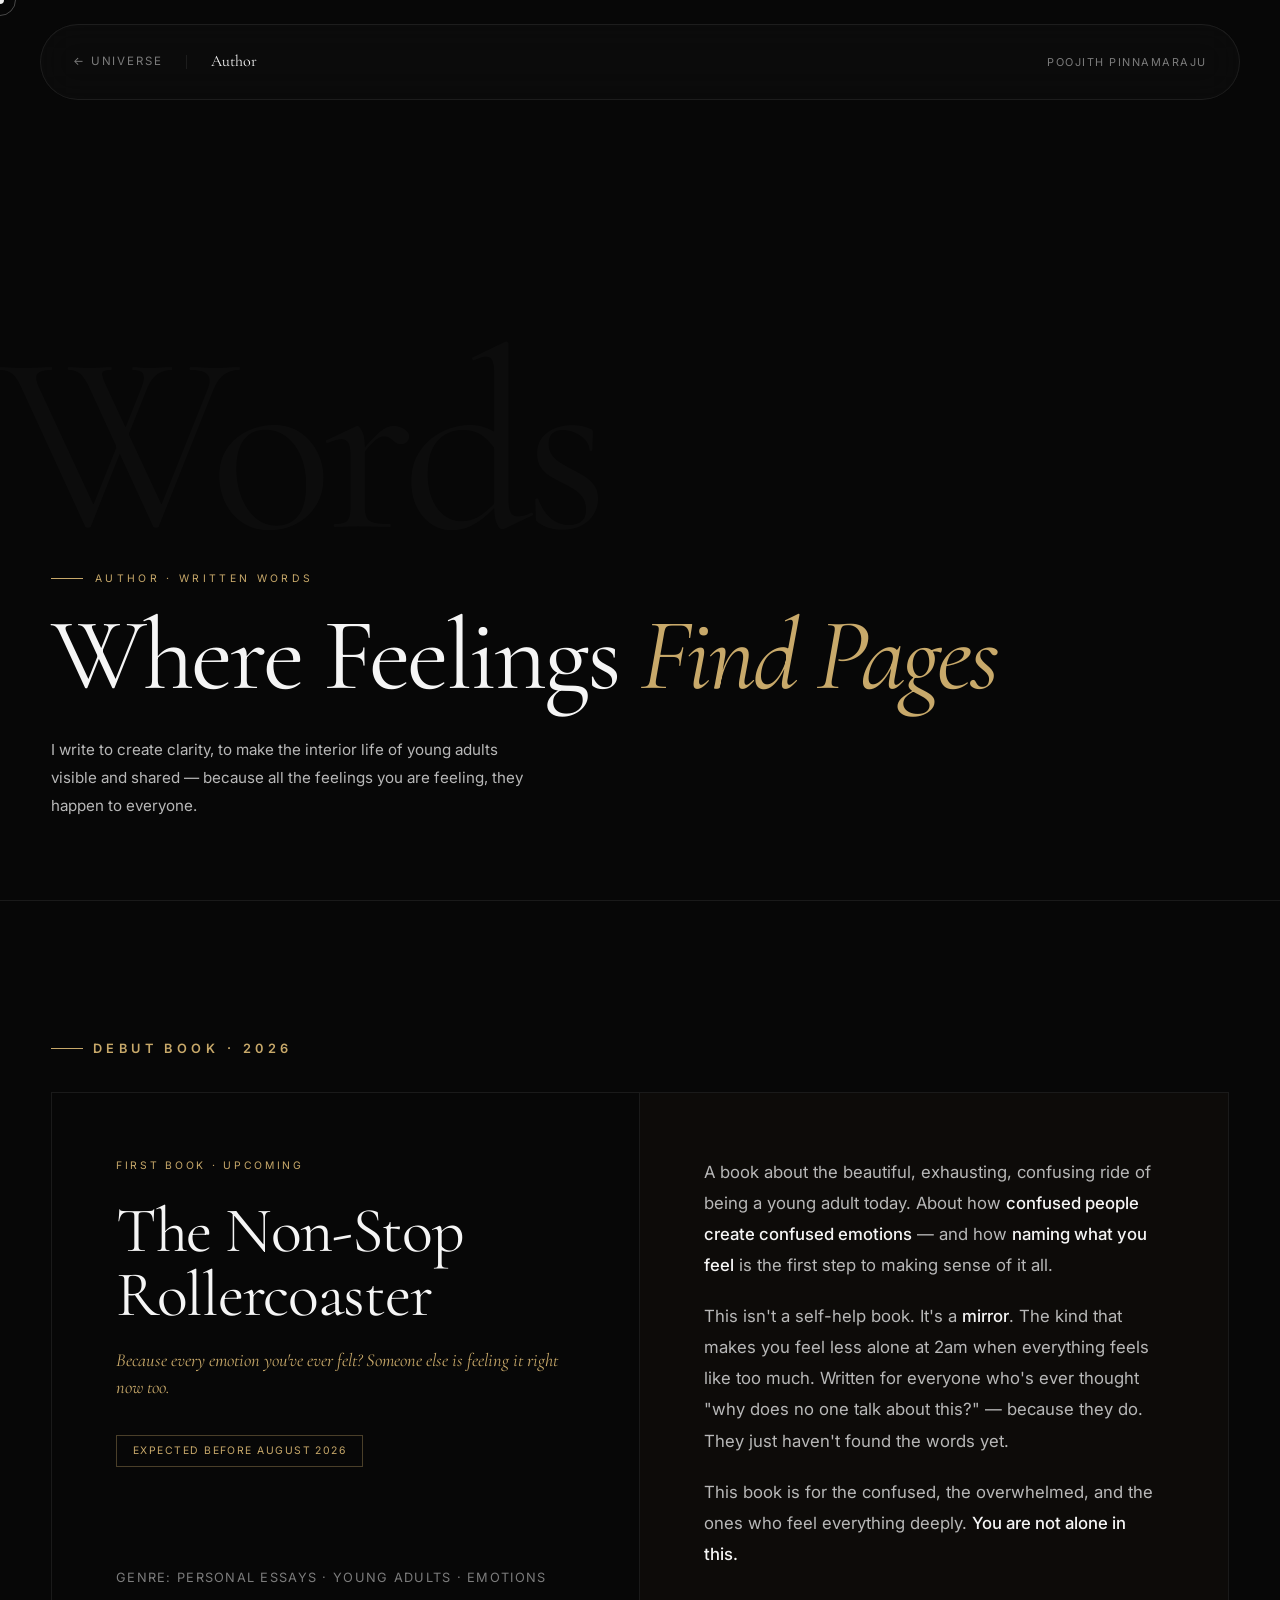
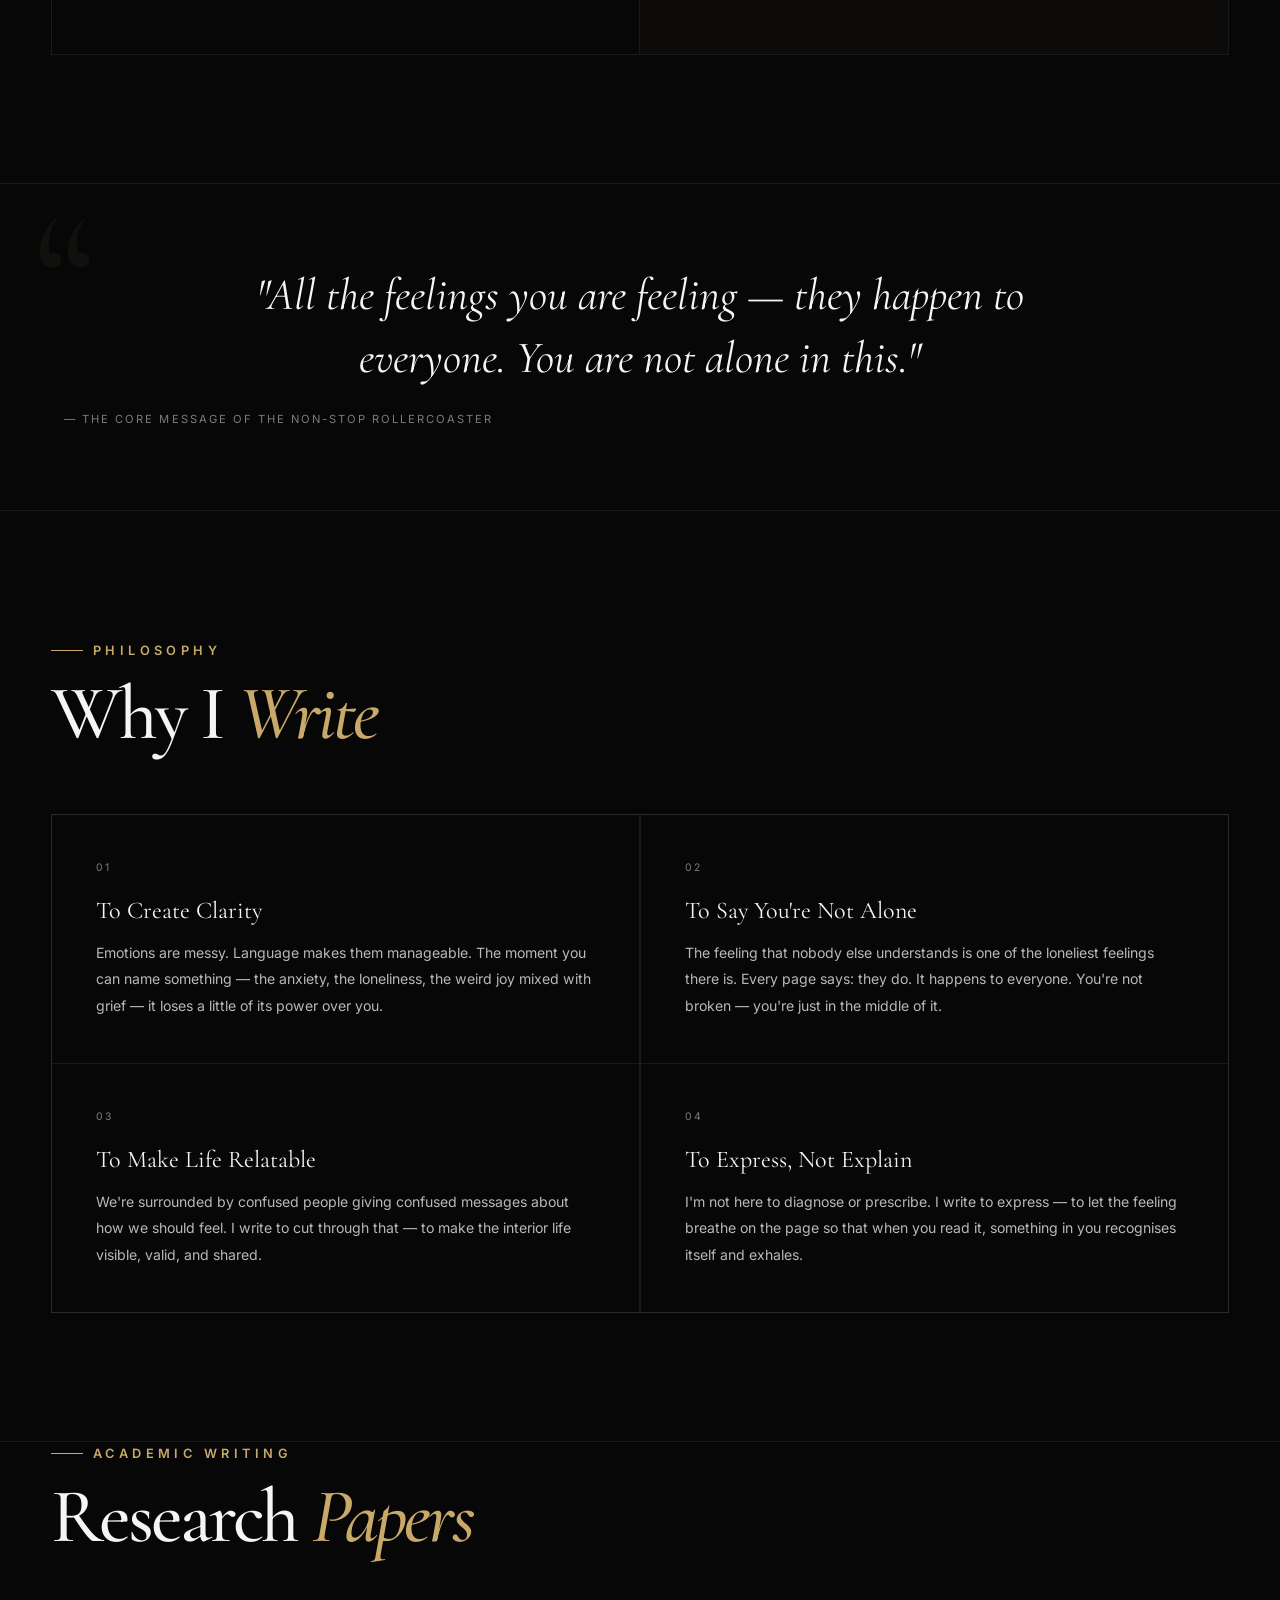
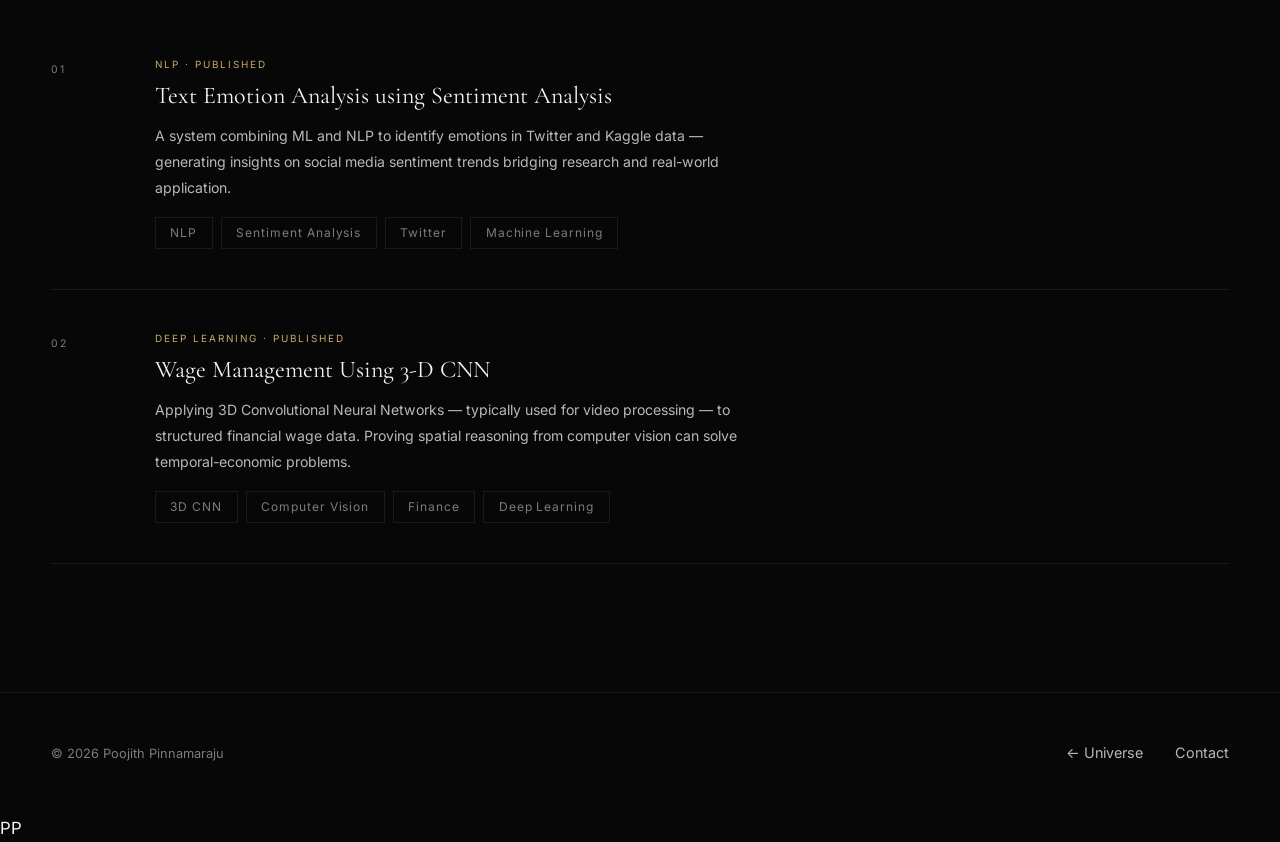
<file: author.html>
<!DOCTYPE html>
<html lang="en">
<head>
<meta charset="UTF-8"><meta name="viewport" content="width=device-width, initial-scale=1.0">
<title>Author — Poojith Pinnamaraju</title>
<link rel="preconnect" href="https://fonts.googleapis.com">
<link href="https://fonts.googleapis.com/css2?family=Cormorant+Garamond:ital,wght@0,300;0,400;0,500;0,600;1,300;1,400;1,500&family=Inter:wght@300;400;500;600&display=swap" rel="stylesheet">
<link rel="stylesheet" href="assets/css/reset.css">
<link rel="stylesheet" href="assets/css/variables.css">
<link rel="stylesheet" href="assets/css/typography.css">
<link rel="stylesheet" href="assets/css/utilities.css">
<link rel="stylesheet" href="assets/css/buttons.css">
<link rel="stylesheet" href="assets/css/navigation.css">
<link rel="stylesheet" href="assets/css/animations.css">
<link rel="stylesheet" href="assets/css/cards.css">
<link rel="stylesheet" href="assets/css/components.css">
<link rel="stylesheet" href="assets/css/sections.css">
<link rel="stylesheet" href="assets/css/writing.css">
<link rel="stylesheet" href="assets/css/professional.css">
<style>
.cursor-dot{position:fixed;z-index:9999;width:8px;height:8px;border-radius:50%;background:var(--color-text);transform:translate(-50%,-50%);pointer-events:none;mix-blend-mode:difference;transition:width .2s,height .2s}
.cursor-ring{position:fixed;z-index:9998;width:32px;height:32px;border-radius:50%;border:1px solid rgba(245,245,245,.28);transform:translate(-50%,-50%);pointer-events:none;transition:width .3s cubic-bezier(.25,1,.5,1),height .3s cubic-bezier(.25,1,.5,1)}
.cursor-dot.h{width:16px;height:16px}.cursor-ring.h{width:58px;height:58px;border-color:var(--color-accent)}
</style>
</head>
<body>
<div class="cursor-dot" id="cd"></div><div class="cursor-ring" id="cr"></div>
<div class="page-overlay" id="page-overlay"></div>

<nav class="navbar">
  <div class="nav-container">
    <div style="display:flex;align-items:center;gap:1.5rem">
      <a href="index.html" onclick="goTo(event,'index.html')" style="font-size:.72rem;letter-spacing:.16em;text-transform:uppercase;color:var(--color-text-muted);text-decoration:none" onmouseover="this.style.color='var(--color-accent)'" onmouseout="this.style.color='var(--color-text-muted)'">← Universe</a>
      <div style="width:1px;height:14px;background:var(--color-border)"></div>
      <span style="font-family:var(--font-heading);font-size:1rem;color:var(--color-text)">Author</span>
    </div>
    <span style="font-size:.68rem;letter-spacing:.14em;text-transform:uppercase;color:var(--color-text-muted)">Poojith Pinnamaraju</span>
  </div>
</nav>

<!-- HERO -->
<section class="section-large" style="min-height:100vh;display:flex;flex-direction:column;justify-content:flex-end;padding-bottom:5rem;position:relative;overflow:hidden">
  <div class="page-hero-bg-word">Words</div>
  <div class="container">
    <div class="reveal"><p class="page-hero-eyebrow">Author · Written Words</p>
    <h1 style="font-family:var(--font-heading);font-size:clamp(3.5rem,8vw,7.5rem);font-weight:400;line-height:.93;letter-spacing:-.03em;color:var(--color-text)">Where Feelings <em style="font-style:italic;color:var(--color-accent)">Find Pages</em></h1></div>
    <p class="reveal page-hero-sub" style="animation-delay:.12s">I write to create clarity, to make the interior life of young adults visible and shared — because all the feelings you are feeling, they happen to everyone.</p>
  </div>
</section>

<!-- DEBUT BOOK -->
<section class="section" style="border-top:1px solid var(--color-border)">
  <div class="container">
    <div class="reveal"><p class="eyebrow">Debut Book · 2026</p></div>
    <div class="book-spread reveal" style="margin-top:2rem">
      <div class="book-left">
        <div>
          <div class="book-type-tag">First Book · Upcoming</div>
          <div class="book-title-big">The Non-Stop<br>Rollercoaster</div>
          <div class="book-tagline">Because every emotion you've ever felt? Someone else is feeling it right now too.</div>
          <div class="book-badge">Expected Before August 2026</div>
        </div>
        <div style="margin-top:2.5rem">
          <p style="font-size:.8rem;letter-spacing:.1em;text-transform:uppercase;color:var(--color-text-muted);max-width:100%">Genre: Personal Essays · Young Adults · Emotions</p>
        </div>
      </div>
      <div class="book-right">
        <div class="book-desc-block">
          <p>A book about the beautiful, exhausting, confusing ride of being a young adult today. About how <strong>confused people create confused emotions</strong> — and how <strong>naming what you feel</strong> is the first step to making sense of it all.</p>
          <p>This isn't a self-help book. It's a <strong>mirror</strong>. The kind that makes you feel less alone at 2am when everything feels like too much. Written for everyone who's ever thought "why does no one talk about this?" — because they do. They just haven't found the words yet.</p>
          <p>This book is for the confused, the overwhelmed, and the ones who feel everything deeply. <strong>You are not alone in this.</strong></p>
        </div>
      </div>
    </div>
  </div>
</section>

<!-- PULL QUOTE -->
<div class="pull-quote reveal">
  <div class="container">
    <p class="pq-text">"All the feelings you are feeling — they happen to everyone. You are not alone in this."</p>
    <p class="pq-credit">— The core message of The Non-Stop Rollercoaster</p>
  </div>
</div>

<!-- WHY I WRITE -->
<section class="section">
  <div class="container">
    <div class="section-heading reveal"><p class="eyebrow">Philosophy</p><h2>Why I <em style="font-style:italic;color:var(--color-accent)">Write</em></h2></div>
    <div class="why-grid">
      <div class="why-item reveal"><div class="why-num">01</div><div class="why-title">To Create Clarity</div><p class="why-body">Emotions are messy. Language makes them manageable. The moment you can name something — the anxiety, the loneliness, the weird joy mixed with grief — it loses a little of its power over you.</p></div>
      <div class="why-item reveal"><div class="why-num">02</div><div class="why-title">To Say You're Not Alone</div><p class="why-body">The feeling that nobody else understands is one of the loneliest feelings there is. Every page says: they do. It happens to everyone. You're not broken — you're just in the middle of it.</p></div>
      <div class="why-item reveal"><div class="why-num">03</div><div class="why-title">To Make Life Relatable</div><p class="why-body">We're surrounded by confused people giving confused messages about how we should feel. I write to cut through that — to make the interior life visible, valid, and shared.</p></div>
      <div class="why-item reveal"><div class="why-num">04</div><div class="why-title">To Express, Not Explain</div><p class="why-body">I'm not here to diagnose or prescribe. I write to express — to let the feeling breathe on the page so that when you read it, something in you recognises itself and exhales.</p></div>
    </div>
  </div>
</section>

<!-- RESEARCH -->
<section class="section" style="padding-top:0;border-top:1px solid var(--color-border)">
  <div class="container">
    <div class="section-heading reveal"><p class="eyebrow">Academic Writing</p><h2>Research <em style="font-style:italic;color:var(--color-accent)">Papers</em></h2></div>
    <div>
      <div class="paper-item reveal">
        <div class="paper-n">01</div>
        <div>
          <div class="paper-field">NLP · Published</div>
          <div class="paper-title">Text Emotion Analysis using Sentiment Analysis</div>
          <p class="paper-desc">A system combining ML and NLP to identify emotions in Twitter and Kaggle data — generating insights on social media sentiment trends bridging research and real-world application.</p>
          <div class="tag-row"><span class="tag">NLP</span><span class="tag">Sentiment Analysis</span><span class="tag">Twitter</span><span class="tag">Machine Learning</span></div>
        </div>
      </div>
      <div class="paper-item reveal">
        <div class="paper-n">02</div>
        <div>
          <div class="paper-field">Deep Learning · Published</div>
          <div class="paper-title">Wage Management Using 3-D CNN</div>
          <p class="paper-desc">Applying 3D Convolutional Neural Networks — typically used for video processing — to structured financial wage data. Proving spatial reasoning from computer vision can solve temporal-economic problems.</p>
          <div class="tag-row"><span class="tag">3D CNN</span><span class="tag">Computer Vision</span><span class="tag">Finance</span><span class="tag">Deep Learning</span></div>
        </div>
      </div>
    </div>
  </div>
</section>

<footer><div class="container"><div class="footer-inner"><p style="color:var(--color-text-muted);font-size:.8rem;max-width:100%">© 2026 Poojith Pinnamaraju</p><div class="footer-links"><a href="index.html" onclick="goTo(event,'index.html')">← Universe</a><a href="mailto:poojithpinnamaraju@gmail.com">Contact</a></div></div></div></footer>

<script src="assets/js/loader.js"></script><script src="assets/js/cursor.js"></script><script src="assets/js/navigation.js"></script><script src="assets/js/reveal.js"></script><script src="assets/js/transitions.js"></script><script src="assets/js/main.js"></script>
<script>
const cd=document.getElementById('cd'),cr=document.getElementById('cr');let mx=0,my=0,rx=0,ry=0;
window.addEventListener('mousemove',e=>{mx=e.clientX;my=e.clientY;cd.style.left=mx+'px';cd.style.top=my+'px'});
(function a(){rx+=(mx-rx)*.1;ry+=(my-ry)*.1;cr.style.left=rx+'px';cr.style.top=ry+'px';requestAnimationFrame(a)})();
document.querySelectorAll('a,button').forEach(el=>{el.addEventListener('mouseenter',()=>{cd.classList.add('h');cr.classList.add('h')});el.addEventListener('mouseleave',()=>{cd.classList.remove('h');cr.classList.remove('h')})});
function goTo(e,url){e.preventDefault();const ov=document.getElementById('page-overlay');if(ov){ov.style.transformOrigin='bottom';ov.style.transform='scaleY(1)';ov.style.transition='transform .5s cubic-bezier(.76,0,.24,1)';ov.style.pointerEvents='auto';}setTimeout(()=>window.location.href=url,510)}
</script>
</body>
</html>
</file>
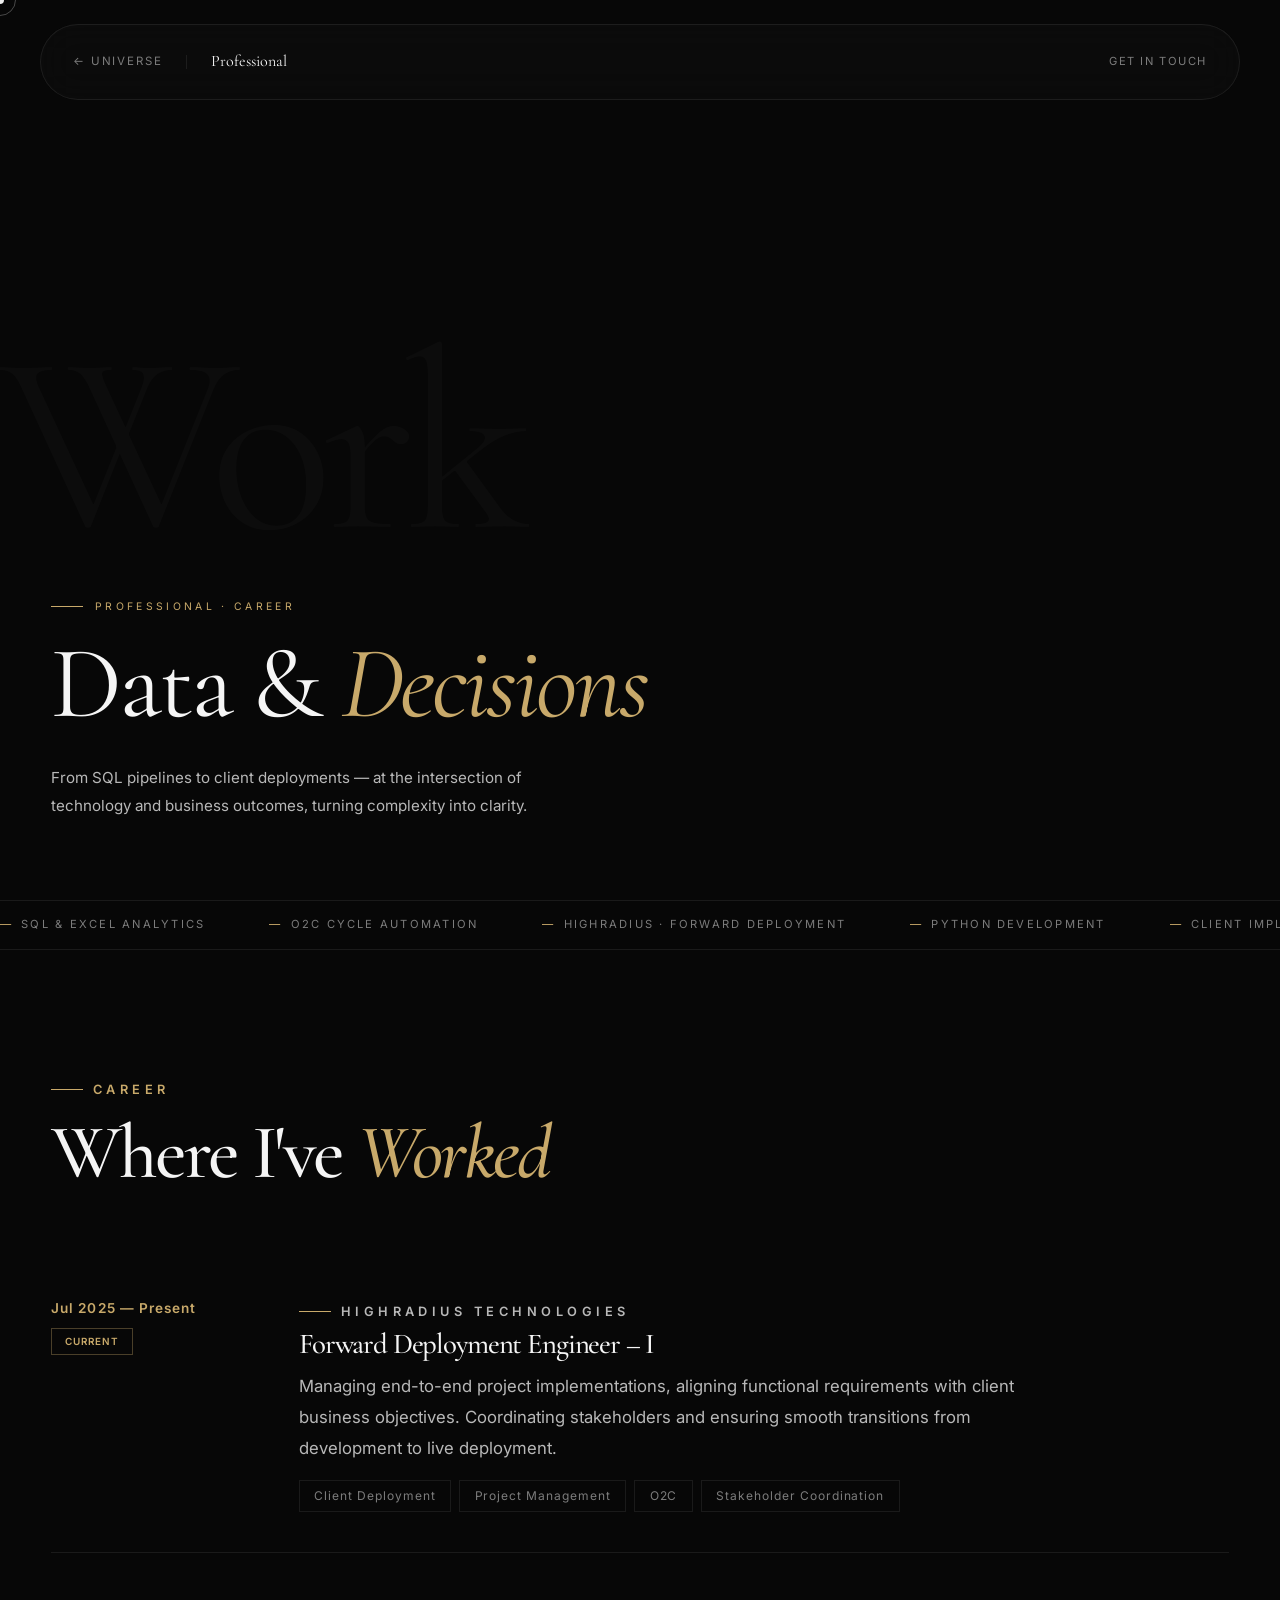
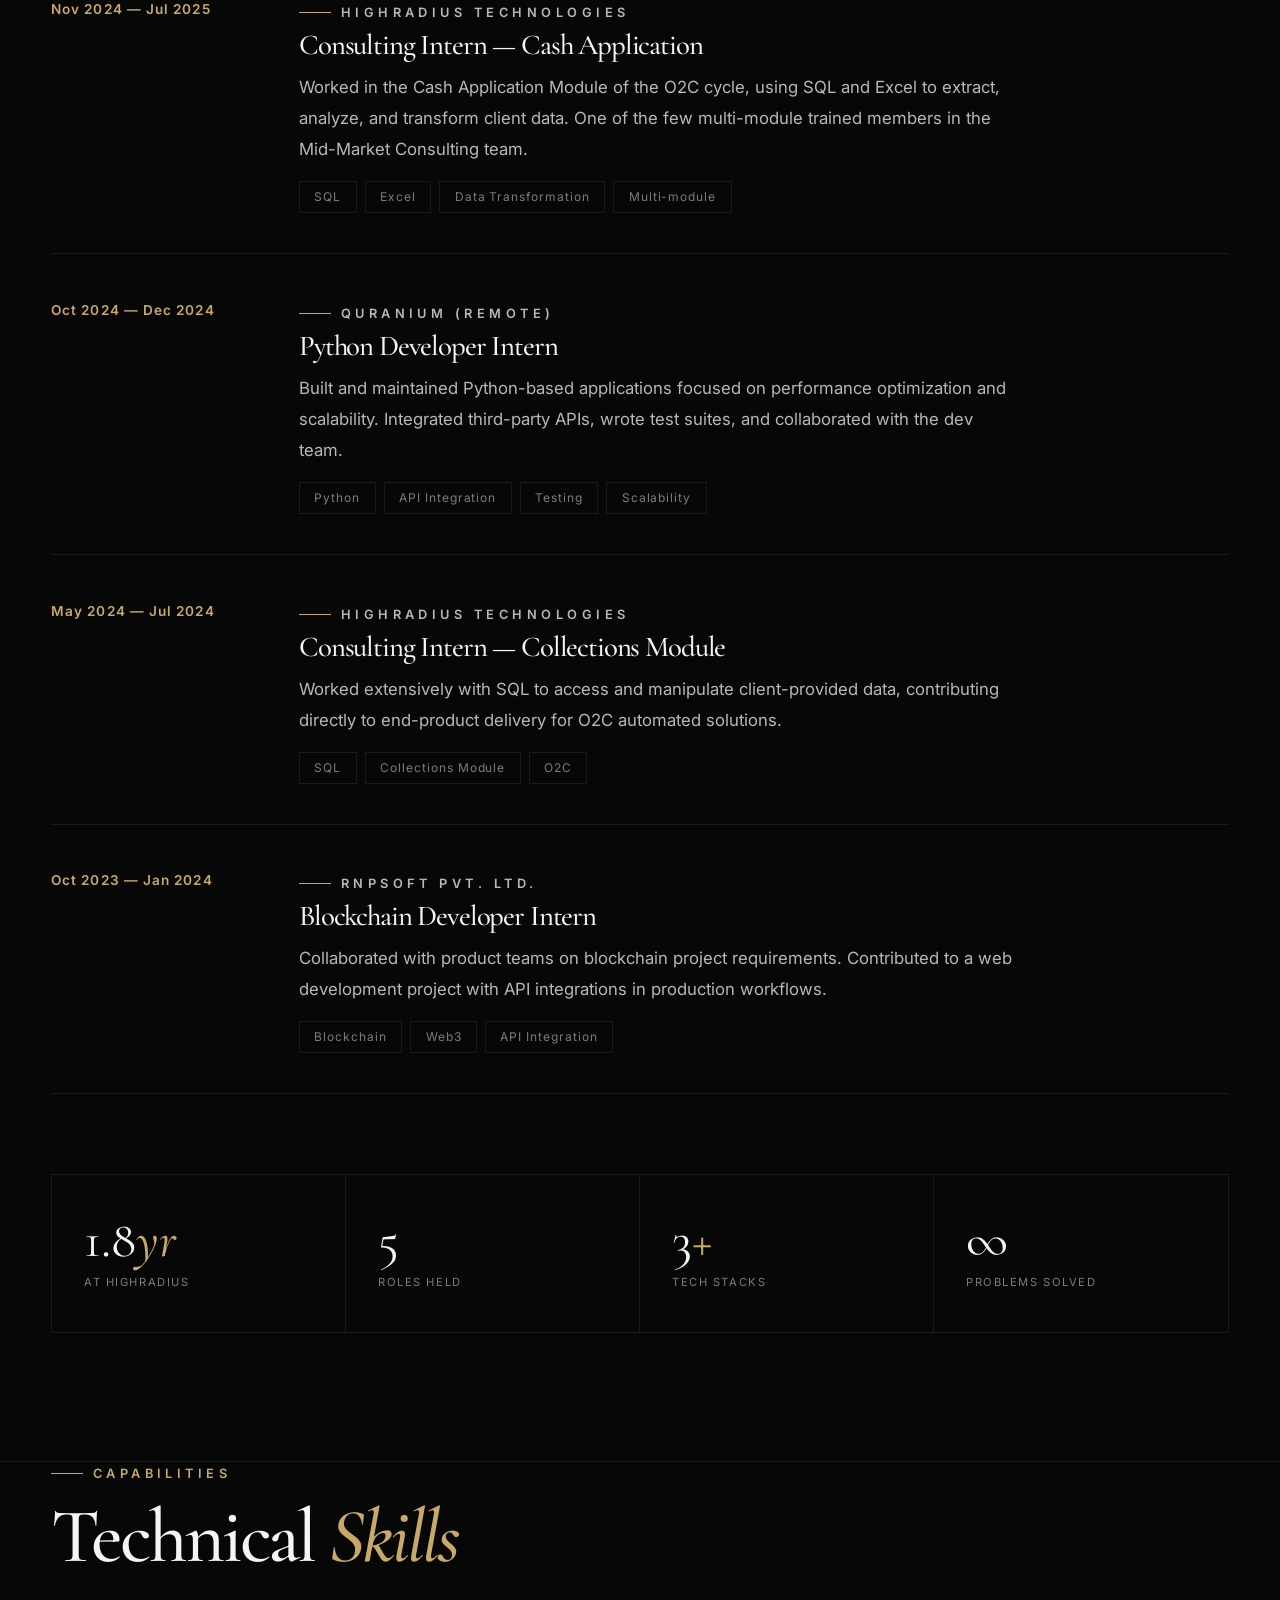
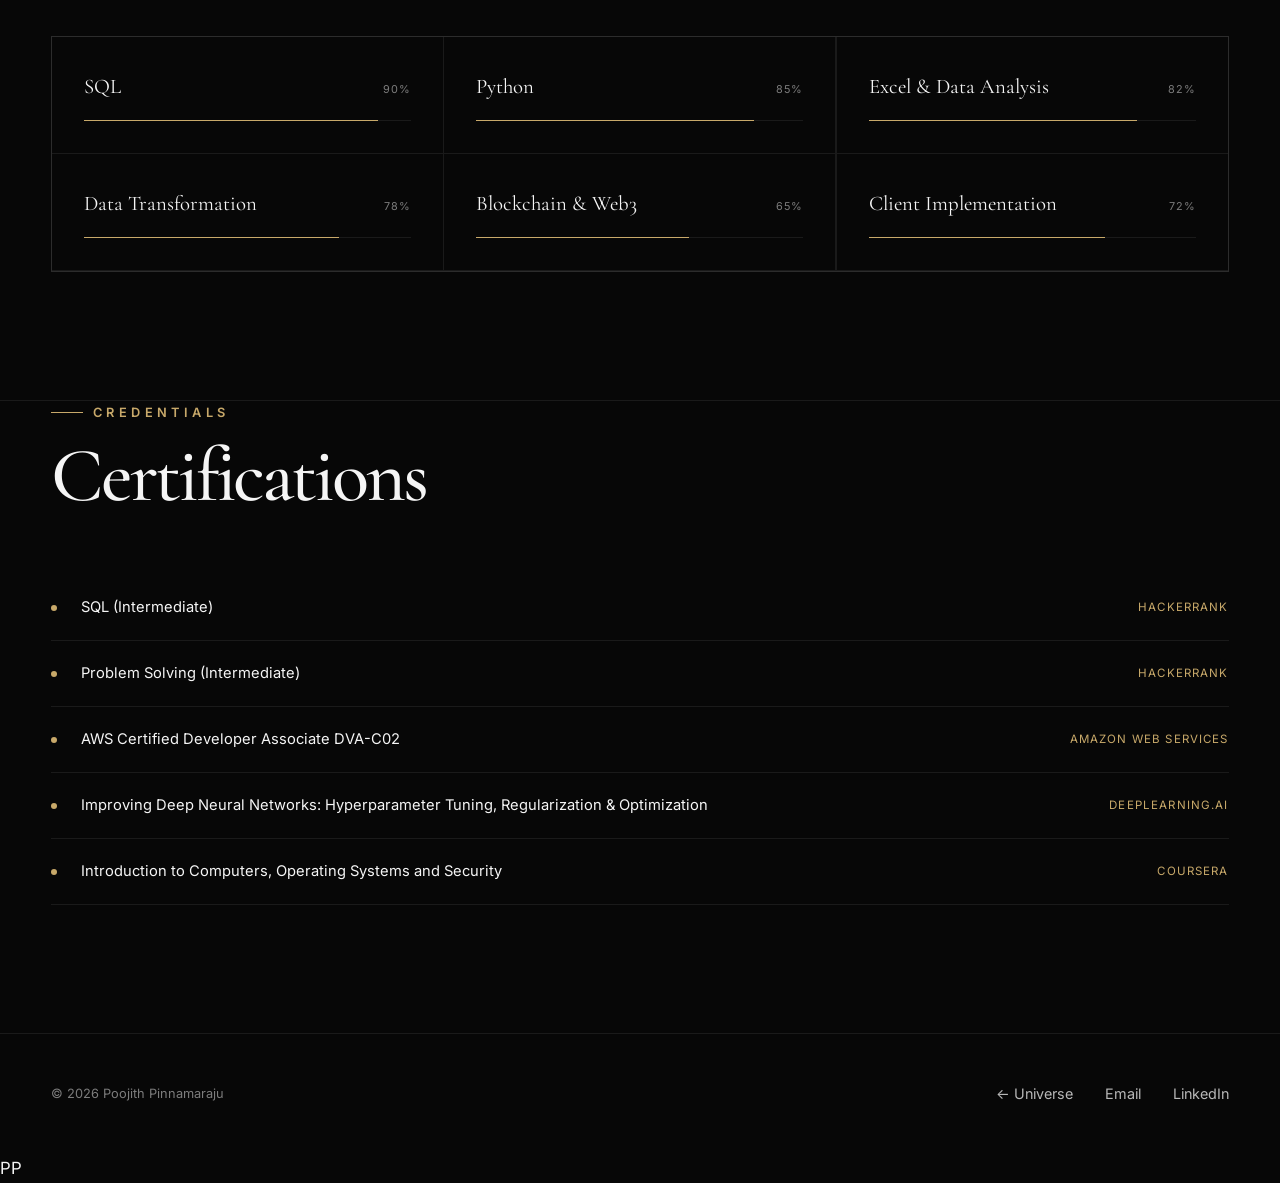
<file: professional.html>
<!DOCTYPE html>
<html lang="en">
<head>
<meta charset="UTF-8"><meta name="viewport" content="width=device-width, initial-scale=1.0">
<title>Professional — Poojith Pinnamaraju</title>
<link rel="preconnect" href="https://fonts.googleapis.com">
<link href="https://fonts.googleapis.com/css2?family=Cormorant+Garamond:ital,wght@0,300;0,400;0,500;0,600;1,300;1,400;1,500&family=Inter:wght@300;400;500;600&display=swap" rel="stylesheet">
<link rel="stylesheet" href="assets/css/reset.css">
<link rel="stylesheet" href="assets/css/variables.css">
<link rel="stylesheet" href="assets/css/typography.css">
<link rel="stylesheet" href="assets/css/utilities.css">
<link rel="stylesheet" href="assets/css/buttons.css">
<link rel="stylesheet" href="assets/css/navigation.css">
<link rel="stylesheet" href="assets/css/animations.css">
<link rel="stylesheet" href="assets/css/cards.css">
<link rel="stylesheet" href="assets/css/components.css">
<link rel="stylesheet" href="assets/css/sections.css">
<link rel="stylesheet" href="assets/css/professional.css">
<style>
.cursor-dot{position:fixed;z-index:9999;width:8px;height:8px;border-radius:50%;background:var(--color-text);transform:translate(-50%,-50%);pointer-events:none;mix-blend-mode:difference;transition:width .2s,height .2s}
.cursor-ring{position:fixed;z-index:9998;width:32px;height:32px;border-radius:50%;border:1px solid rgba(245,245,245,.28);transform:translate(-50%,-50%);pointer-events:none;transition:width .3s cubic-bezier(.25,1,.5,1),height .3s cubic-bezier(.25,1,.5,1)}
.cursor-dot.h{width:16px;height:16px}.cursor-ring.h{width:58px;height:58px;border-color:var(--color-accent)}
</style>
</head>
<body>
<div class="cursor-dot" id="cd"></div><div class="cursor-ring" id="cr"></div>
<div class="page-overlay" id="page-overlay"></div>

<!-- NAV -->
<nav class="navbar">
  <div class="nav-container">
    <div style="display:flex;align-items:center;gap:1.5rem">
      <a href="index.html" onclick="goTo(event,'index.html')" style="font-size:.72rem;letter-spacing:.16em;text-transform:uppercase;color:var(--color-text-muted);text-decoration:none;display:flex;align-items:center;gap:.5rem" onmouseover="this.style.color='var(--color-accent)'" onmouseout="this.style.color='var(--color-text-muted)'">← Universe</a>
      <div style="width:1px;height:14px;background:var(--color-border)"></div>
      <span style="font-family:var(--font-heading);font-size:1rem;color:var(--color-text)">Professional</span>
    </div>
    <a href="mailto:poojithpinnamaraju@gmail.com" style="font-size:.7rem;letter-spacing:.14em;text-transform:uppercase;color:var(--color-text-muted);text-decoration:none" onmouseover="this.style.color='var(--color-accent)'" onmouseout="this.style.color='var(--color-text-muted)'">Get in Touch</a>
  </div>
</nav>

<!-- HERO -->
<section class="page-hero section-large" style="min-height:100vh;display:flex;flex-direction:column;justify-content:flex-end;padding-bottom:5rem;position:relative;overflow:hidden">
  <div class="page-hero-bg-word">Work</div>
  <div class="container">
    <div class="reveal"><p class="page-hero-eyebrow">Professional · Career</p>
    <h1 style="font-family:var(--font-heading);font-size:clamp(3.5rem,8vw,7.5rem);font-weight:400;line-height:.93;letter-spacing:-.03em;color:var(--color-text)">Data &amp; <em style="font-style:italic;color:var(--color-accent)">Decisions</em></h1></div>
    <p class="reveal page-hero-sub" style="animation-delay:.12s">From SQL pipelines to client deployments — at the intersection of technology and business outcomes, turning complexity into clarity.</p>
  </div>
</section>

<!-- TICKER -->
<div class="ticker">
  <div class="ticker-track">
    <span class="ticker-item"><b>—</b>SQL &amp; Excel Analytics</span><span class="ticker-item"><b>—</b>O2C Cycle Automation</span><span class="ticker-item"><b>—</b>HighRadius · Forward Deployment</span><span class="ticker-item"><b>—</b>Python Development</span><span class="ticker-item"><b>—</b>Client Implementation</span><span class="ticker-item"><b>—</b>Blockchain &amp; Web3</span><span class="ticker-item"><b>—</b>Data Transformation</span>
    <span class="ticker-item"><b>—</b>SQL &amp; Excel Analytics</span><span class="ticker-item"><b>—</b>O2C Cycle Automation</span><span class="ticker-item"><b>—</b>HighRadius · Forward Deployment</span><span class="ticker-item"><b>—</b>Python Development</span><span class="ticker-item"><b>—</b>Client Implementation</span><span class="ticker-item"><b>—</b>Blockchain &amp; Web3</span><span class="ticker-item"><b>—</b>Data Transformation</span>
  </div>
</div>

<!-- EXPERIENCE -->
<section class="section">
  <div class="container">
    <div class="section-heading reveal"><p class="eyebrow">Career</p><h2>Where I've <em style="font-style:italic;color:var(--color-accent)">Worked</em></h2></div>
    <div class="timeline">
      <div class="timeline-item reveal">
        <div class="timeline-year">Jul 2025 — Present<br><span style="display:inline-block;margin-top:.5rem;padding:.25rem .8rem;border:1px solid rgba(200,169,106,.35);font-size:.62rem;letter-spacing:.1em;text-transform:uppercase;color:var(--color-accent)">Current</span></div>
        <div class="timeline-content">
          <p class="eyebrow" style="margin-bottom:.5rem">HighRadius Technologies</p>
          <h3 style="font-size:1.8rem;margin-bottom:.8rem">Forward Deployment Engineer – I</h3>
          <p>Managing end-to-end project implementations, aligning functional requirements with client business objectives. Coordinating stakeholders and ensuring smooth transitions from development to live deployment.</p>
          <div class="tag-row"><span class="tag">Client Deployment</span><span class="tag">Project Management</span><span class="tag">O2C</span><span class="tag">Stakeholder Coordination</span></div>
        </div>
      </div>
      <div class="timeline-item reveal">
        <div class="timeline-year">Nov 2024 — Jul 2025</div>
        <div class="timeline-content">
          <p class="eyebrow" style="margin-bottom:.5rem">HighRadius Technologies</p>
          <h3 style="font-size:1.8rem;margin-bottom:.8rem">Consulting Intern — Cash Application</h3>
          <p>Worked in the Cash Application Module of the O2C cycle, using SQL and Excel to extract, analyze, and transform client data. One of the few multi-module trained members in the Mid-Market Consulting team.</p>
          <div class="tag-row"><span class="tag">SQL</span><span class="tag">Excel</span><span class="tag">Data Transformation</span><span class="tag">Multi-module</span></div>
        </div>
      </div>
      <div class="timeline-item reveal">
        <div class="timeline-year">Oct 2024 — Dec 2024</div>
        <div class="timeline-content">
          <p class="eyebrow" style="margin-bottom:.5rem">Quranium (Remote)</p>
          <h3 style="font-size:1.8rem;margin-bottom:.8rem">Python Developer Intern</h3>
          <p>Built and maintained Python-based applications focused on performance optimization and scalability. Integrated third-party APIs, wrote test suites, and collaborated with the dev team.</p>
          <div class="tag-row"><span class="tag">Python</span><span class="tag">API Integration</span><span class="tag">Testing</span><span class="tag">Scalability</span></div>
        </div>
      </div>
      <div class="timeline-item reveal">
        <div class="timeline-year">May 2024 — Jul 2024</div>
        <div class="timeline-content">
          <p class="eyebrow" style="margin-bottom:.5rem">HighRadius Technologies</p>
          <h3 style="font-size:1.8rem;margin-bottom:.8rem">Consulting Intern — Collections Module</h3>
          <p>Worked extensively with SQL to access and manipulate client-provided data, contributing directly to end-product delivery for O2C automated solutions.</p>
          <div class="tag-row"><span class="tag">SQL</span><span class="tag">Collections Module</span><span class="tag">O2C</span></div>
        </div>
      </div>
      <div class="timeline-item reveal">
        <div class="timeline-year">Oct 2023 — Jan 2024</div>
        <div class="timeline-content">
          <p class="eyebrow" style="margin-bottom:.5rem">RnPsoft Pvt. Ltd.</p>
          <h3 style="font-size:1.8rem;margin-bottom:.8rem">Blockchain Developer Intern</h3>
          <p>Collaborated with product teams on blockchain project requirements. Contributed to a web development project with API integrations in production workflows.</p>
          <div class="tag-row"><span class="tag">Blockchain</span><span class="tag">Web3</span><span class="tag">API Integration</span></div>
        </div>
      </div>
    </div>
    <div class="stats-band">
      <div class="stat-box reveal"><div class="stat-n">1.8<em>yr</em></div><div class="stat-l">At HighRadius</div></div>
      <div class="stat-box reveal"><div class="stat-n">5</div><div class="stat-l">Roles Held</div></div>
      <div class="stat-box reveal"><div class="stat-n">3<em>+</em></div><div class="stat-l">Tech Stacks</div></div>
      <div class="stat-box reveal"><div class="stat-n">∞</div><div class="stat-l">Problems Solved</div></div>
    </div>
  </div>
</section>

<!-- SKILLS -->
<section class="section" style="padding-top:0;border-top:1px solid var(--color-border)">
  <div class="container">
    <div class="section-heading reveal"><p class="eyebrow">Capabilities</p><h2>Technical <em style="font-style:italic;color:var(--color-accent)">Skills</em></h2></div>
    <div class="skills-grid">
      <div class="skill-item reveal" style="--lvl:90%"><div class="skill-name-row"><span class="skill-n">SQL</span><span class="skill-pct">90%</span></div><div class="skill-track"><div class="skill-fill"></div></div></div>
      <div class="skill-item reveal" style="--lvl:85%"><div class="skill-name-row"><span class="skill-n">Python</span><span class="skill-pct">85%</span></div><div class="skill-track"><div class="skill-fill"></div></div></div>
      <div class="skill-item reveal" style="--lvl:82%"><div class="skill-name-row"><span class="skill-n">Excel &amp; Data Analysis</span><span class="skill-pct">82%</span></div><div class="skill-track"><div class="skill-fill"></div></div></div>
      <div class="skill-item reveal" style="--lvl:78%"><div class="skill-name-row"><span class="skill-n">Data Transformation</span><span class="skill-pct">78%</span></div><div class="skill-track"><div class="skill-fill"></div></div></div>
      <div class="skill-item reveal" style="--lvl:65%"><div class="skill-name-row"><span class="skill-n">Blockchain &amp; Web3</span><span class="skill-pct">65%</span></div><div class="skill-track"><div class="skill-fill"></div></div></div>
      <div class="skill-item reveal" style="--lvl:72%"><div class="skill-name-row"><span class="skill-n">Client Implementation</span><span class="skill-pct">72%</span></div><div class="skill-track"><div class="skill-fill"></div></div></div>
    </div>
  </div>
</section>

<!-- CERTIFICATIONS -->
<section class="section" style="padding-top:0;border-top:1px solid var(--color-border)">
  <div class="container">
    <div class="section-heading reveal"><p class="eyebrow">Credentials</p><h2>Certifications</h2></div>
    <div class="certs-list">
      <div class="cert-row reveal"><div class="cert-dot"></div><div class="cert-name">SQL (Intermediate)</div><div class="cert-issuer">HackerRank</div></div>
      <div class="cert-row reveal"><div class="cert-dot"></div><div class="cert-name">Problem Solving (Intermediate)</div><div class="cert-issuer">HackerRank</div></div>
      <div class="cert-row reveal"><div class="cert-dot"></div><div class="cert-name">AWS Certified Developer Associate DVA-C02</div><div class="cert-issuer">Amazon Web Services</div></div>
      <div class="cert-row reveal"><div class="cert-dot"></div><div class="cert-name">Improving Deep Neural Networks: Hyperparameter Tuning, Regularization &amp; Optimization</div><div class="cert-issuer">DeepLearning.AI</div></div>
      <div class="cert-row reveal"><div class="cert-dot"></div><div class="cert-name">Introduction to Computers, Operating Systems and Security</div><div class="cert-issuer">Coursera</div></div>
    </div>
  </div>
</section>

<footer><div class="container"><div class="footer-inner"><p style="color:var(--color-text-muted);font-size:.8rem;max-width:100%">© 2026 Poojith Pinnamaraju</p><div class="footer-links"><a href="index.html" onclick="goTo(event,'index.html')">← Universe</a><a href="mailto:poojithpinnamaraju@gmail.com">Email</a><a href="https://www.linkedin.com/in/poojithpinnamaraju" target="_blank">LinkedIn</a></div></div></div></footer>

<script src="assets/js/loader.js"></script>
<script src="assets/js/cursor.js"></script>
<script src="assets/js/navigation.js"></script>
<script src="assets/js/reveal.js"></script>
<script src="assets/js/transitions.js"></script>
<script src="assets/js/main.js"></script>
<script>
const cd=document.getElementById('cd'),cr=document.getElementById('cr');
let mx=0,my=0,rx=0,ry=0;
window.addEventListener('mousemove',e=>{mx=e.clientX;my=e.clientY;cd.style.left=mx+'px';cd.style.top=my+'px'});
(function a(){rx+=(mx-rx)*.1;ry+=(my-ry)*.1;cr.style.left=rx+'px';cr.style.top=ry+'px';requestAnimationFrame(a)})();
document.querySelectorAll('a,button,.skill-item,.timeline-item').forEach(el=>{el.addEventListener('mouseenter',()=>{cd.classList.add('h');cr.classList.add('h')});el.addEventListener('mouseleave',()=>{cd.classList.remove('h');cr.classList.remove('h')})});
function goTo(e,url){e.preventDefault();const ov=document.getElementById('page-overlay');if(ov){ov.style.transformOrigin='bottom';ov.style.transform='scaleY(1)';ov.style.transition='transform .5s cubic-bezier(.76,0,.24,1)';ov.style.pointerEvents='auto';}setTimeout(()=>window.location.href=url,510)}
// Skill bar trigger
const obs=new IntersectionObserver(entries=>{entries.forEach(e=>{if(e.isIntersecting){e.target.classList.add('revealed');const f=e.target.querySelector('.skill-fill');if(f)setTimeout(()=>f.style.width=getComputedStyle(e.target).getPropertyValue('--lvl'),100);obs.unobserve(e.target)}})},{threshold:.1});
document.querySelectorAll('.skill-item').forEach(el=>obs.observe(el));
</script>
</body>
</html>
</file>
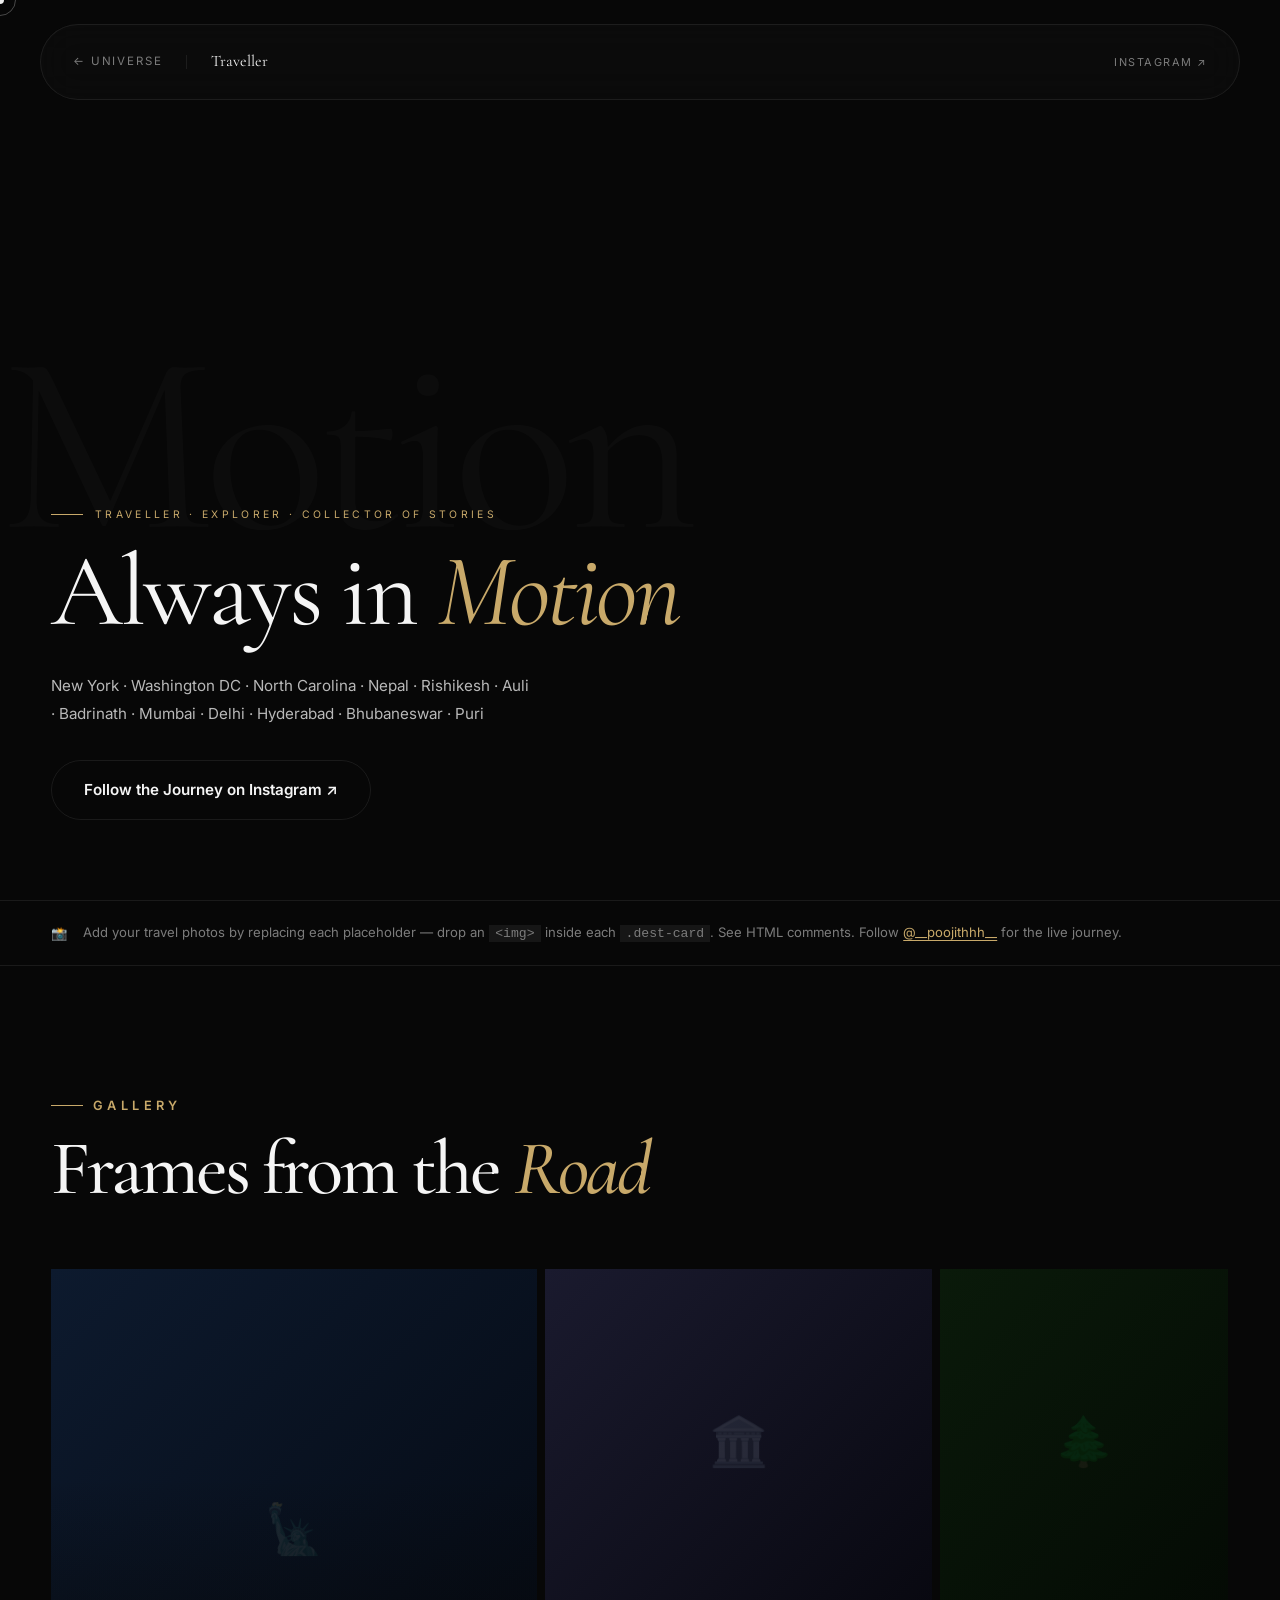
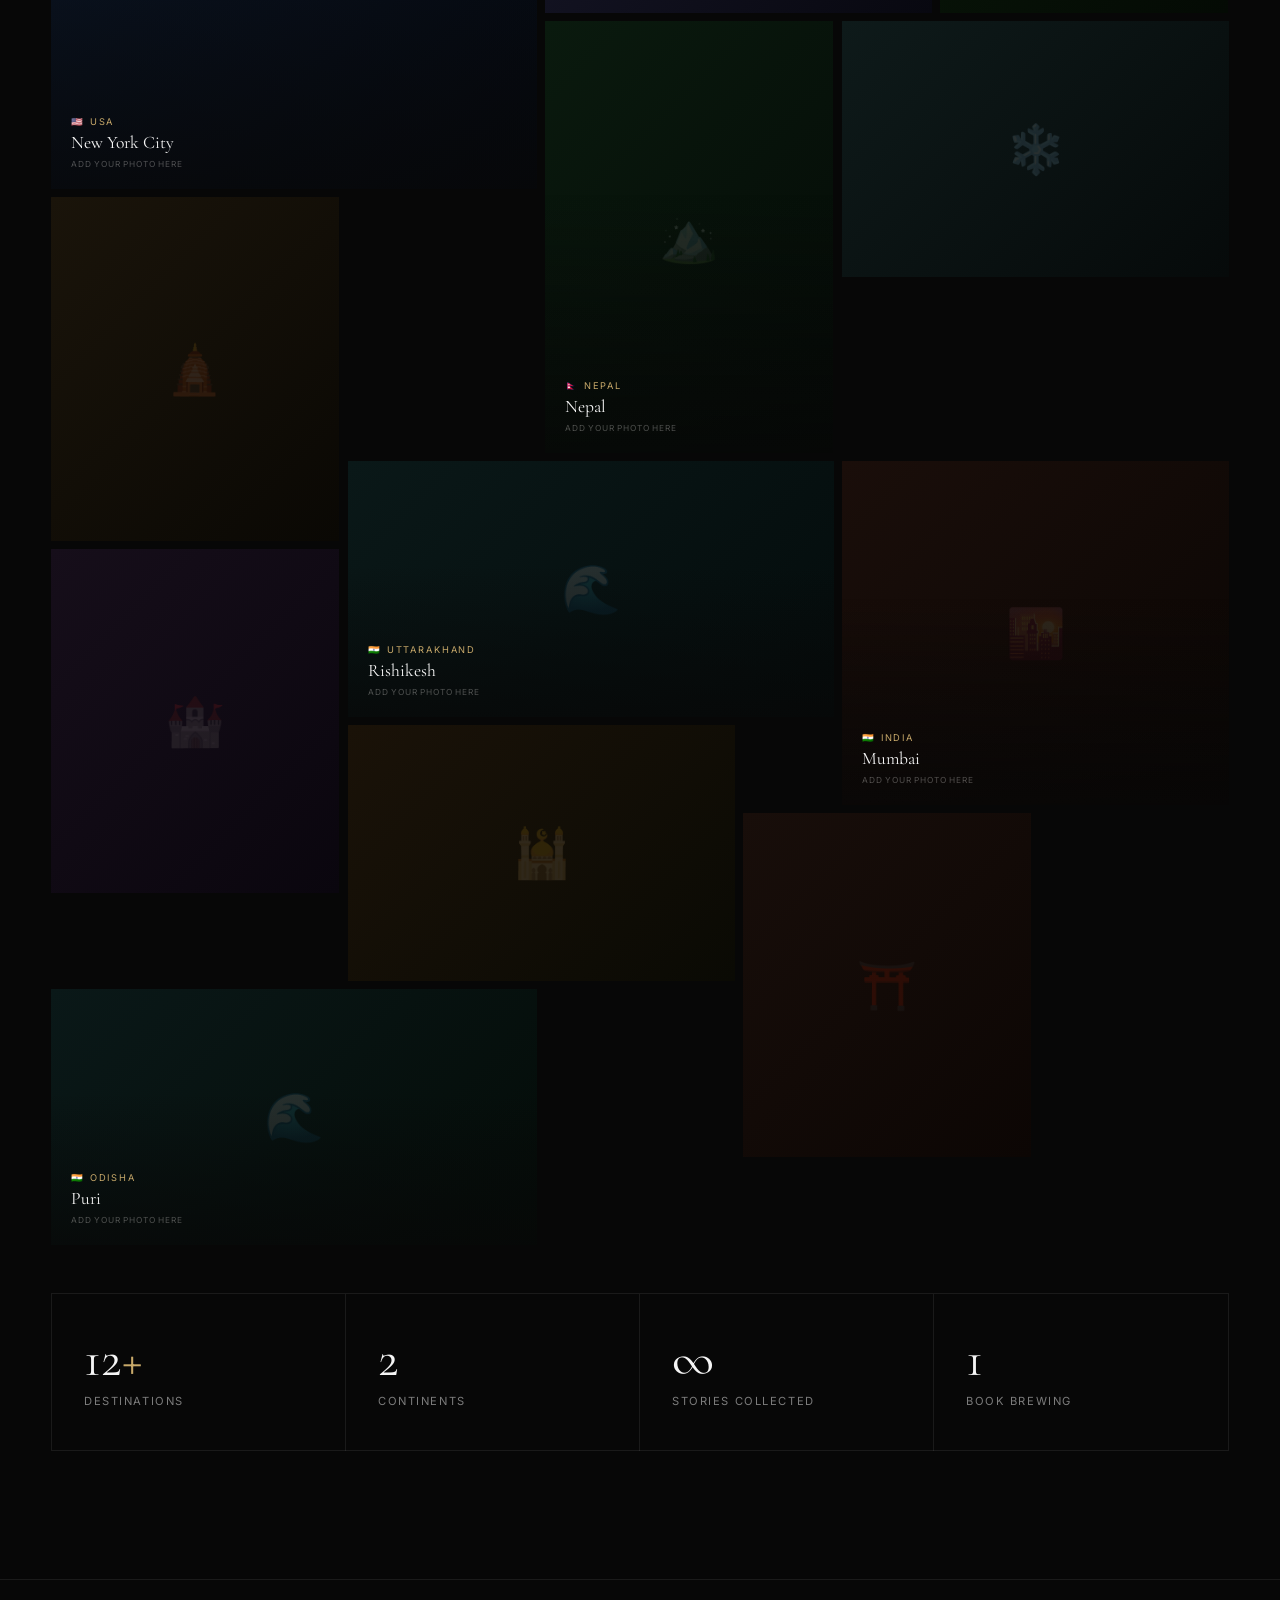
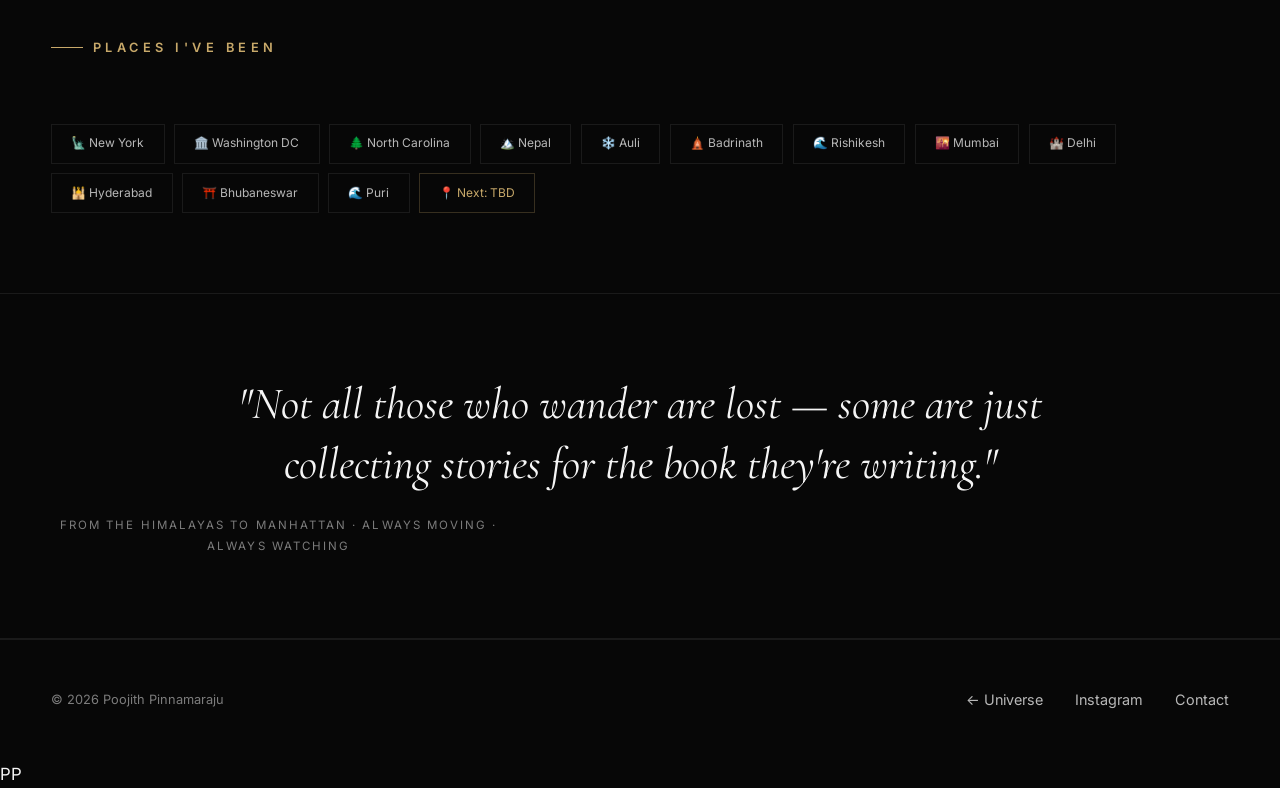
<file: traveller.html>
<!DOCTYPE html>
<html lang="en">
<head>
<meta charset="UTF-8"><meta name="viewport" content="width=device-width, initial-scale=1.0">
<title>Traveller — Poojith Pinnamaraju</title>
<link rel="preconnect" href="https://fonts.googleapis.com">
<link href="https://fonts.googleapis.com/css2?family=Cormorant+Garamond:ital,wght@0,300;0,400;0,500;0,600;1,300;1,400;1,500&family=Inter:wght@300;400;500;600&display=swap" rel="stylesheet">
<link rel="stylesheet" href="assets/css/reset.css">
<link rel="stylesheet" href="assets/css/variables.css">
<link rel="stylesheet" href="assets/css/typography.css">
<link rel="stylesheet" href="assets/css/utilities.css">
<link rel="stylesheet" href="assets/css/buttons.css">
<link rel="stylesheet" href="assets/css/navigation.css">
<link rel="stylesheet" href="assets/css/animations.css">
<link rel="stylesheet" href="assets/css/cards.css">
<link rel="stylesheet" href="assets/css/components.css">
<link rel="stylesheet" href="assets/css/sections.css">
<link rel="stylesheet" href="assets/css/gallery.css">
<link rel="stylesheet" href="assets/css/professional.css">
<style>
.cursor-dot{position:fixed;z-index:9999;width:8px;height:8px;border-radius:50%;background:var(--color-text);transform:translate(-50%,-50%);pointer-events:none;mix-blend-mode:difference;transition:width .2s,height .2s}
.cursor-ring{position:fixed;z-index:9998;width:32px;height:32px;border-radius:50%;border:1px solid rgba(245,245,245,.28);transform:translate(-50%,-50%);pointer-events:none;transition:width .3s cubic-bezier(.25,1,.5,1),height .3s cubic-bezier(.25,1,.5,1)}
.cursor-dot.h{width:16px;height:16px}.cursor-ring.h{width:58px;height:58px;border-color:var(--color-accent)}
/* INFO STRIP */
.info-strip{padding:1.25rem 0;border-top:1px solid var(--color-border);border-bottom:1px solid var(--color-border)}
.info-strip-inner{display:flex;align-items:center;gap:1rem;font-size:.82rem;color:var(--color-text-muted)}
.info-strip a{color:var(--color-accent);text-decoration:underline;text-underline-offset:3px}
</style>
</head>
<body>
<div class="cursor-dot" id="cd"></div><div class="cursor-ring" id="cr"></div>
<div class="page-overlay" id="page-overlay"></div>

<nav class="navbar">
  <div class="nav-container">
    <div style="display:flex;align-items:center;gap:1.5rem">
      <a href="index.html" onclick="goTo(event,'index.html')" style="font-size:.72rem;letter-spacing:.16em;text-transform:uppercase;color:var(--color-text-muted);text-decoration:none" onmouseover="this.style.color='var(--color-accent)'" onmouseout="this.style.color='var(--color-text-muted)'">← Universe</a>
      <div style="width:1px;height:14px;background:var(--color-border)"></div>
      <span style="font-family:var(--font-heading);font-size:1rem;color:var(--color-text)">Traveller</span>
    </div>
    <a href="https://www.instagram.com/__poojithhh__/" target="_blank" style="font-size:.68rem;letter-spacing:.14em;text-transform:uppercase;color:var(--color-text-muted);text-decoration:none" onmouseover="this.style.color='var(--color-accent)'" onmouseout="this.style.color='var(--color-text-muted)'">Instagram ↗</a>
  </div>
</nav>

<!-- HERO -->
<section class="section-large" style="min-height:100vh;display:flex;flex-direction:column;justify-content:flex-end;padding-bottom:5rem;position:relative;overflow:hidden">
  <div class="page-hero-bg-word">Motion</div>
  <div class="container">
    <div class="reveal"><p class="page-hero-eyebrow">Traveller · Explorer · Collector of Stories</p>
    <h1 style="font-family:var(--font-heading);font-size:clamp(3.5rem,8vw,7.5rem);font-weight:400;line-height:.93;letter-spacing:-.03em;color:var(--color-text)">Always in <em style="font-style:italic;color:var(--color-accent)">Motion</em></h1></div>
    <p class="reveal page-hero-sub" style="animation-delay:.12s">New York · Washington DC · North Carolina · Nepal · Rishikesh · Auli · Badrinath · Mumbai · Delhi · Hyderabad · Bhubaneswar · Puri</p>
    <div class="reveal" style="animation-delay:.2s;margin-top:2rem">
      <a href="https://www.instagram.com/__poojithhh__/" target="_blank" class="btn btn-secondary">Follow the Journey on Instagram ↗</a>
    </div>
  </div>
</section>

<!-- INFO STRIP -->
<div class="info-strip">
  <div class="container">
    <div class="info-strip-inner">
      📸 <span>Add your travel photos by replacing each placeholder — drop an <code style="background:rgba(255,255,255,.06);padding:1px 6px">&lt;img&gt;</code> inside each <code style="background:rgba(255,255,255,.06);padding:1px 6px">.dest-card</code>. See HTML comments. Follow <a href="https://www.instagram.com/__poojithhh__/" target="_blank">@__poojithhh__</a> for the live journey.</span>
    </div>
  </div>
</div>

<!-- DESTINATION GRID -->
<section class="section">
  <div class="container">
    <div class="section-heading reveal"><p class="eyebrow">Gallery</p><h2>Frames from the <em style="font-style:italic;color:var(--color-accent)">Road</em></h2></div>
    <div class="dest-grid">

      <!-- NEW YORK — hero -->
      <div class="dest-card dg-hero show-cap">
        <!--PHOTO: replace below with <img class="dest-img" src="assets/images/shared/newyork.jpg" alt="New York">-->
        <div class="dest-placeholder"><div class="dest-placeholder-bg" style="background:linear-gradient(135deg,#0D1A2E,#040810)"></div><div class="dest-placeholder-emoji">🗽</div></div>
        <div class="dest-caption"><div class="dest-region">🇺🇸 USA</div><div class="dest-name">New York City</div><div class="dest-add">Add your photo here</div></div>
      </div>

      <!-- WASHINGTON DC -->
      <div class="dest-card dg-wide">
        <div class="dest-placeholder"><div class="dest-placeholder-bg" style="background:linear-gradient(135deg,#1A1A2E,#080810)"></div><div class="dest-placeholder-emoji">🏛️</div></div>
        <div class="dest-caption"><div class="dest-region">🇺🇸 USA</div><div class="dest-name">Washington DC</div><div class="dest-add">Add your photo here</div></div>
      </div>

      <!-- NORTH CAROLINA -->
      <div class="dest-card dg-sq">
        <div class="dest-placeholder"><div class="dest-placeholder-bg" style="background:linear-gradient(135deg,#0A1A0A,#040A04)"></div><div class="dest-placeholder-emoji">🌲</div></div>
        <div class="dest-caption"><div class="dest-region">🇺🇸 USA</div><div class="dest-name">North Carolina</div><div class="dest-add">Add your photo here</div></div>
      </div>

      <!-- NEPAL -->
      <div class="dest-card dg-tall show-cap">
        <div class="dest-placeholder"><div class="dest-placeholder-bg" style="background:linear-gradient(135deg,#0A1A0E,#040A06)"></div><div class="dest-placeholder-emoji">🏔️</div></div>
        <div class="dest-caption"><div class="dest-region">🇳🇵 Nepal</div><div class="dest-name">Nepal</div><div class="dest-add">Add your photo here</div></div>
      </div>

      <!-- AULI -->
      <div class="dest-card dg-med">
        <div class="dest-placeholder"><div class="dest-placeholder-bg" style="background:linear-gradient(135deg,#0E1A1A,#060A0A)"></div><div class="dest-placeholder-emoji">❄️</div></div>
        <div class="dest-caption"><div class="dest-region">🇮🇳 Uttarakhand</div><div class="dest-name">Auli</div><div class="dest-add">Add your photo here</div></div>
      </div>

      <!-- BADRINATH -->
      <div class="dest-card dg-sq">
        <div class="dest-placeholder"><div class="dest-placeholder-bg" style="background:linear-gradient(135deg,#1A140A,#0A0804)"></div><div class="dest-placeholder-emoji">🛕</div></div>
        <div class="dest-caption"><div class="dest-region">🇮🇳 Uttarakhand</div><div class="dest-name">Badrinath</div><div class="dest-add">Add your photo here</div></div>
      </div>

      <!-- RISHIKESH -->
      <div class="dest-card dg-land show-cap">
        <div class="dest-placeholder"><div class="dest-placeholder-bg" style="background:linear-gradient(135deg,#0A1818,#040C0C)"></div><div class="dest-placeholder-emoji">🌊</div></div>
        <div class="dest-caption"><div class="dest-region">🇮🇳 Uttarakhand</div><div class="dest-name">Rishikesh</div><div class="dest-add">Add your photo here</div></div>
      </div>

      <!-- MUMBAI -->
      <div class="dest-card dg-wide show-cap">
        <div class="dest-placeholder"><div class="dest-placeholder-bg" style="background:linear-gradient(135deg,#1A0E0A,#0A0604)"></div><div class="dest-placeholder-emoji">🌇</div></div>
        <div class="dest-caption"><div class="dest-region">🇮🇳 India</div><div class="dest-name">Mumbai</div><div class="dest-add">Add your photo here</div></div>
      </div>

      <!-- DELHI -->
      <div class="dest-card dg-sq">
        <div class="dest-placeholder"><div class="dest-placeholder-bg" style="background:linear-gradient(135deg,#160E1A,#0A060E)"></div><div class="dest-placeholder-emoji">🏰</div></div>
        <div class="dest-caption"><div class="dest-region">🇮🇳 India</div><div class="dest-name">Delhi</div><div class="dest-add">Add your photo here</div></div>
      </div>

      <!-- HYDERABAD -->
      <div class="dest-card dg-med">
        <div class="dest-placeholder"><div class="dest-placeholder-bg" style="background:linear-gradient(135deg,#1A1208,#0A0A04)"></div><div class="dest-placeholder-emoji">🕌</div></div>
        <div class="dest-caption"><div class="dest-region">🇮🇳 Telangana</div><div class="dest-name">Hyderabad</div><div class="dest-add">Add your photo here</div></div>
      </div>

      <!-- BHUBANESWAR -->
      <div class="dest-card dg-sq">
        <div class="dest-placeholder"><div class="dest-placeholder-bg" style="background:linear-gradient(135deg,#180E0A,#0C0604)"></div><div class="dest-placeholder-emoji">⛩️</div></div>
        <div class="dest-caption"><div class="dest-region">🇮🇳 Odisha</div><div class="dest-name">Bhubaneswar</div><div class="dest-add">Add your photo here</div></div>
      </div>

      <!-- PURI -->
      <div class="dest-card dg-land show-cap">
        <div class="dest-placeholder"><div class="dest-placeholder-bg" style="background:linear-gradient(135deg,#0A1818,#040C08)"></div><div class="dest-placeholder-emoji">🌊</div></div>
        <div class="dest-caption"><div class="dest-region">🇮🇳 Odisha</div><div class="dest-name">Puri</div><div class="dest-add">Add your photo here</div></div>
      </div>

    </div>

    <!-- STATS -->
    <div class="stats-band" style="margin-top:3rem">
      <div class="stat-box reveal"><div class="stat-n">12<em>+</em></div><div class="stat-l">Destinations</div></div>
      <div class="stat-box reveal"><div class="stat-n">2</div><div class="stat-l">Continents</div></div>
      <div class="stat-box reveal"><div class="stat-n">∞</div><div class="stat-l">Stories Collected</div></div>
      <div class="stat-box reveal"><div class="stat-n">1</div><div class="stat-l">Book Brewing</div></div>
    </div>
  </div>
</section>

<!-- PILLS -->
<section style="padding:0 0 5rem;border-top:1px solid var(--color-border)">
  <div class="container" style="padding-top:3rem">
    <p class="eyebrow" style="margin-bottom:1.5rem">Places I've Been</p>
    <div class="dest-pills">
      <div class="dest-pill">🗽 New York</div>
      <div class="dest-pill">🏛️ Washington DC</div>
      <div class="dest-pill">🌲 North Carolina</div>
      <div class="dest-pill">🏔️ Nepal</div>
      <div class="dest-pill">❄️ Auli</div>
      <div class="dest-pill">🛕 Badrinath</div>
      <div class="dest-pill">🌊 Rishikesh</div>
      <div class="dest-pill">🌇 Mumbai</div>
      <div class="dest-pill">🏰 Delhi</div>
      <div class="dest-pill">🕌 Hyderabad</div>
      <div class="dest-pill">⛩️ Bhubaneswar</div>
      <div class="dest-pill">🌊 Puri</div>
      <div class="dest-pill" style="border-color:rgba(200,169,106,.25);color:var(--color-accent)">📍 Next: TBD</div>
    </div>
  </div>
</section>

<!-- PHILOSOPHY -->
<div class="travel-philosophy reveal">
  <div class="container">
    <p class="tphil-text">"Not all those who wander are lost — some are just collecting stories for the book they're writing."</p>
    <p class="tphil-sub">From the Himalayas to Manhattan · Always moving · Always watching</p>
  </div>
</div>

<footer><div class="container"><div class="footer-inner"><p style="color:var(--color-text-muted);font-size:.8rem;max-width:100%">© 2026 Poojith Pinnamaraju</p><div class="footer-links"><a href="index.html" onclick="goTo(event,'index.html')">← Universe</a><a href="https://www.instagram.com/__poojithhh__/" target="_blank">Instagram</a><a href="mailto:poojithpinnamaraju@gmail.com">Contact</a></div></div></div></footer>

<script src="assets/js/loader.js"></script><script src="assets/js/cursor.js"></script><script src="assets/js/navigation.js"></script><script src="assets/js/reveal.js"></script><script src="assets/js/transitions.js"></script><script src="assets/js/main.js"></script>
<script>
const cd=document.getElementById('cd'),cr=document.getElementById('cr');let mx=0,my=0,rx=0,ry=0;
window.addEventListener('mousemove',e=>{mx=e.clientX;my=e.clientY;cd.style.left=mx+'px';cd.style.top=my+'px'});
(function a(){rx+=(mx-rx)*.1;ry+=(my-ry)*.1;cr.style.left=rx+'px';cr.style.top=ry+'px';requestAnimationFrame(a)})();
document.querySelectorAll('a,.dest-card,.dest-pill').forEach(el=>{el.addEventListener('mouseenter',()=>{cd.classList.add('h');cr.classList.add('h')});el.addEventListener('mouseleave',()=>{cd.classList.remove('h');cr.classList.remove('h')})});
function goTo(e,url){e.preventDefault();const ov=document.getElementById('page-overlay');if(ov){ov.style.transformOrigin='bottom';ov.style.transform='scaleY(1)';ov.style.transition='transform .5s cubic-bezier(.76,0,.24,1)';ov.style.pointerEvents='auto';}setTimeout(()=>window.location.href=url,510)}
</script>
</body>
</html>
</file>
<file: assets/css/variables.css>
/* ==========================================================
   POOJITH PORTFOLIO V2
   File: variables.css
   Design System
========================================================== */

:root {

    /* ======================================================
       COLORS
    ====================================================== */

    --color-background: #070707;
    --color-surface: #111111;
    --color-surface-light: #181818;

    --color-text: #F5F5F5;
    --color-text-secondary: #B8B8B8;
    --color-text-muted: #7C7C7C;

    --color-accent: #C8A96A;
    --color-accent-hover: #D8B97A;

    --color-border: rgba(255,255,255,0.08);
    --color-glass: rgba(255,255,255,0.04);

    --color-success: #4CAF50;
    --color-danger: #E74C3C;

    /* ======================================================
       TYPOGRAPHY
    ====================================================== */

    --font-heading: "Cormorant Garamond", serif;
    --font-body: "Inter", sans-serif;

    --font-weight-light: 300;
    --font-weight-regular: 400;
    --font-weight-medium: 500;
    --font-weight-semibold: 600;
    --font-weight-bold: 700;

    /* ======================================================
       FONT SIZES
    ====================================================== */

    --fs-hero: clamp(4.5rem, 10vw, 9rem);

    --fs-h1: clamp(3rem, 6vw, 5rem);
    --fs-h2: clamp(2.5rem, 5vw, 3.8rem);
    --fs-h3: clamp(2rem, 4vw, 2.8rem);
    --fs-h4: 1.6rem;

    --fs-body-lg: 1.3rem;
    --fs-body: 1.05rem;
    --fs-small: .95rem;
    --fs-caption: .8rem;

    /* ======================================================
       SPACING
    ====================================================== */

    --space-4: .25rem;
    --space-8: .5rem;
    --space-12: .75rem;
    --space-16: 1rem;
    --space-24: 1.5rem;
    --space-32: 2rem;
    --space-40: 2.5rem;
    --space-48: 3rem;
    --space-64: 4rem;
    --space-80: 5rem;
    --space-96: 6rem;
    --space-128: 8rem;
    --space-160: 10rem;

    /* ======================================================
       LAYOUT
    ====================================================== */

    --container-width: 1280px;
    --container-small: 980px;

    --navbar-height: 82px;

    /* ======================================================
       BORDER RADIUS
    ====================================================== */

    --radius-sm: 8px;
    --radius-md: 14px;
    --radius-lg: 24px;
    --radius-xl: 32px;
    --radius-pill: 999px;

    /* ======================================================
       SHADOWS
    ====================================================== */

    --shadow-small:
        0 8px 24px rgba(0,0,0,.15);

    --shadow-medium:
        0 18px 50px rgba(0,0,0,.25);

    --shadow-large:
        0 30px 80px rgba(0,0,0,.35);

    /* ======================================================
       BLUR
    ====================================================== */

    --blur-small: blur(10px);
    --blur-medium: blur(20px);
    --blur-large: blur(40px);

    /* ======================================================
       TRANSITIONS
    ====================================================== */

    --transition-fast:
        .2s ease;

    --transition-medium:
        .45s cubic-bezier(.16,1,.3,1);

    --transition-slow:
        .8s cubic-bezier(.16,1,.3,1);

    /* ======================================================
       Z INDEX
    ====================================================== */

    --z-loader: 9999;
    --z-navigation: 1000;
    --z-overlay: 100;
    --z-content: 10;

}
</file>
<file: assets/css/typography.css>
/* ==========================================================
   POOJITH PORTFOLIO V2
   File: typography.css
   Editorial Typography System
========================================================== */

/* ==========================================================
   BODY
========================================================== */

body{

    font-family:var(--font-body);

    font-size:var(--fs-body);

    color:var(--color-text);

}

/* ==========================================================
   HEADINGS
========================================================== */

h1,
h2,
h3,
h4,
h5,
h6{

    font-family:var(--font-heading);

    font-weight:500;

    color:var(--color-text);

    line-height:.92;

    letter-spacing:-0.04em;

}

h1{

    font-size:var(--fs-hero);

}

h2{

    font-size:var(--fs-h1);

}

h3{

    font-size:var(--fs-h2);

}

h4{

    font-size:var(--fs-h3);

}

h5{

    font-size:var(--fs-h4);

}

h6{

    font-size:1.2rem;

}

/* ==========================================================
   PARAGRAPHS
========================================================== */

p{

    max-width:65ch;

    color:var(--color-text-secondary);

    line-height:1.85;

    font-size:var(--fs-body);

}

/* ==========================================================
   LINKS
========================================================== */

a{

    transition:var(--transition-medium);

}

a:hover{

    color:var(--color-accent);

}

/* ==========================================================
   DISPLAY TITLE
========================================================== */

.display-title{

    font-family:var(--font-heading);

    font-size:clamp(5rem,11vw,10rem);

    line-height:.84;

    letter-spacing:-.05em;

    text-transform:uppercase;

}

/* ==========================================================
   SECTION TITLES
========================================================== */

.section-title{

    margin-bottom:var(--space-32);

}

.section-heading{

    display:flex;

    flex-direction:column;

    gap:var(--space-16);

    margin-bottom:var(--space-64);

}

/* ==========================================================
   EYEBROW
========================================================== */

.eyebrow{

    display:inline-flex;

    align-items:center;

    gap:.6rem;

    font-size:var(--fs-caption);

    font-weight:600;

    letter-spacing:.35em;

    text-transform:uppercase;

    color:var(--color-accent);

}

.eyebrow::before{

    content:"";

    width:32px;

    height:1px;

    background:var(--color-accent);

}

/* ==========================================================
   LEAD TEXT
========================================================== */

.lead{

    font-size:var(--fs-body-lg);

    color:var(--color-text);

    max-width:720px;

    line-height:1.8;

}

/* ==========================================================
   MUTED
========================================================== */

.text-muted{

    color:var(--color-text-muted);

}

/* ==========================================================
   ACCENT
========================================================== */

.text-accent{

    color:var(--color-accent);

}

/* ==========================================================
   ALIGNMENT
========================================================== */

.text-center{

    text-align:center;

}

/* ==========================================================
   RESPONSIVE
========================================================== */

@media (max-width:768px){

    h1{

        line-height:.95;

    }

    .display-title{

        font-size:clamp(3.8rem,14vw,6rem);

    }

    .lead{

        font-size:1.1rem;

    }

}
</file>
<file: assets/css/utilities.css>
/* ==========================================================
   POOJITH PORTFOLIO V2
   File: utilities.css
   Layout & Utility System
========================================================== */

/* ==========================================================
   CONTAINERS
========================================================== */

.container{

    width:min(92%, var(--container-width));

    margin-inline:auto;

}

.container-small{

    width:min(90%, var(--container-small));

    margin-inline:auto;

}

/* ==========================================================
   SECTION SPACING
========================================================== */

.section{

    padding:var(--space-128) 0;

}

.section-large{

    padding:var(--space-160) 0;

}

.section-small{

    padding:var(--space-80) 0;

}

/* ==========================================================
   DISPLAY
========================================================== */

.flex{

    display:flex;

}

.grid{

    display:grid;

}

.block{

    display:block;

}

.inline-flex{

    display:inline-flex;

}

/* ==========================================================
   FLEX HELPERS
========================================================== */

.items-center{

    align-items:center;

}

.items-start{

    align-items:flex-start;

}

.items-end{

    align-items:flex-end;

}

.justify-center{

    justify-content:center;

}

.justify-between{

    justify-content:space-between;

}

.justify-end{

    justify-content:flex-end;

}

.flex-column{

    flex-direction:column;

}

.flex-wrap{

    flex-wrap:wrap;

}

.gap-8{

    gap:var(--space-8);

}

.gap-16{

    gap:var(--space-16);

}

.gap-24{

    gap:var(--space-24);

}

.gap-32{

    gap:var(--space-32);

}

.gap-48{

    gap:var(--space-48);

}

.gap-64{

    gap:var(--space-64);

}

/* ==========================================================
   GRID HELPERS
========================================================== */

.grid-2{

    display:grid;

    grid-template-columns:repeat(2,1fr);

    gap:var(--space-64);

}

.grid-3{

    display:grid;

    grid-template-columns:repeat(3,1fr);

    gap:var(--space-40);

}

.grid-auto{

    display:grid;

    grid-template-columns:repeat(auto-fit,minmax(300px,1fr));

    gap:var(--space-40);

}

/* ==========================================================
   WIDTH
========================================================== */

.w-full{

    width:100%;

}

.max-720{

    max-width:720px;

}

.max-960{

    max-width:960px;

}

.max-1200{

    max-width:1200px;

}

/* ==========================================================
   MARGIN
========================================================== */

.mt-16{margin-top:var(--space-16);}
.mt-24{margin-top:var(--space-24);}
.mt-32{margin-top:var(--space-32);}
.mt-48{margin-top:var(--space-48);}
.mt-64{margin-top:var(--space-64);}
.mt-96{margin-top:var(--space-96);}

.mb-16{margin-bottom:var(--space-16);}
.mb-24{margin-bottom:var(--space-24);}
.mb-32{margin-bottom:var(--space-32);}
.mb-48{margin-bottom:var(--space-48);}
.mb-64{margin-bottom:var(--space-64);}
.mb-96{margin-bottom:var(--space-96);}

/* ==========================================================
   TEXT
========================================================== */

.text-left{

    text-align:left;

}

.text-center{

    text-align:center;

}

.text-right{

    text-align:right;

}

/* ==========================================================
   POSITION
========================================================== */

.relative{

    position:relative;

}

.absolute{

    position:absolute;

}

.fixed{

    position:fixed;

}

/* ==========================================================
   OVERFLOW
========================================================== */

.overflow-hidden{

    overflow:hidden;

}

/* ==========================================================
   VISIBILITY
========================================================== */

.hidden{

    display:none !important;

}

/* ==========================================================
   RESPONSIVE
========================================================== */

@media (max-width:1024px){

    .grid-2{

        grid-template-columns:1fr;

    }

    .grid-3{

        grid-template-columns:1fr;

    }

}

@media (max-width:768px){

    .section{

        padding:var(--space-96) 0;

    }

    .section-large{

        padding:var(--space-128) 0;

    }

}
</file>
<file: assets/css/buttons.css>
/* ==========================================================
   POOJITH PORTFOLIO V2
   File: buttons.css
   Premium Button System
========================================================== */

/* ==========================
   BASE BUTTON
========================== */

.btn{

    display:inline-flex;

    align-items:center;

    justify-content:center;

    gap:.75rem;

    padding:1rem 2rem;

    border-radius:999px;

    font-family:var(--font-body);

    font-size:.95rem;

    font-weight:600;

    cursor:pointer;

    transition:all .35s cubic-bezier(.16,1,.3,1);

    user-select:none;

}

/* ==========================
   PRIMARY
========================== */

.btn-primary{

    background:var(--color-accent);

    color:#111;

    border:1px solid transparent;

}

.btn-primary:hover{

    transform:translateY(-5px);

    background:var(--color-accent-hover);

    box-shadow:0 18px 40px rgba(200,169,106,.25);

}

/* ==========================
   SECONDARY
========================== */

.btn-secondary{

    background:transparent;

    border:1px solid var(--color-border);

    color:var(--color-text);

    backdrop-filter:blur(18px);

    -webkit-backdrop-filter:blur(18px);

}

.btn-secondary:hover{

    border-color:var(--color-accent);

    color:var(--color-accent);

    transform:translateY(-5px);

}

/* ==========================
   ICON BUTTON
========================== */

.btn-icon{

    width:54px;

    height:54px;

    padding:0;

    border-radius:50%;

    background:rgba(255,255,255,.03);

    border:1px solid var(--color-border);

    color:var(--color-text);

}

.btn-icon:hover{

    transform:translateY(-5px) rotate(6deg);

    border-color:var(--color-accent);

    color:var(--color-accent);

}

/* ==========================
   BUTTON GROUP
========================== */

.button-group{

    display:flex;

    gap:1rem;

    flex-wrap:wrap;

    margin-top:2.5rem;

}

/* ==========================
   RESPONSIVE
========================== */

@media(max-width:768px){

    .button-group{

        width:100%;

        flex-direction:column;

    }

    .btn{

        width:100%;

    }

}
.btn,
.feature-card,
.speaking-card,
.timeline-item{

    transition:
        transform .35s cubic-bezier(.16,1,.3,1),
        box-shadow .35s cubic-bezier(.16,1,.3,1);

}

.btn:hover,
.feature-card:hover,
.speaking-card:hover{

    transform:translateY(-6px);

}
</file>
<file: assets/css/navigation.css>
/* ==========================================================
   POOJITH PORTFOLIO V2
   File: navigation.css
   Premium Floating Navigation
========================================================== */

/* ==========================================================
   NAVIGATION
========================================================== */

.navbar{

    position:fixed;

    top:24px;

    left:50%;

    transform:translateX(-50%);

    width:min(94%,1200px);

    z-index:var(--z-navigation);

    backdrop-filter:blur(18px);

    -webkit-backdrop-filter:blur(18px);

    background:rgba(15,15,15,.55);

    border:1px solid rgba(255,255,255,.08);

    border-radius:999px;

    transition:all .45s cubic-bezier(.16,1,.3,1);

}

.navbar.scrolled{

    top:16px;

    background:rgba(10,10,10,.82);

    border-color:rgba(255,255,255,.12);

    box-shadow:0 12px 40px rgba(0,0,0,.28);

}

/* ==========================================================
   CONTAINER
========================================================== */

.nav-container{

    display:flex;

    align-items:center;

    justify-content:space-between;

    height:74px;

    padding:0 2rem;

}

/* ==========================================================
   LOGO
========================================================== */

.logo{

    font-family:var(--font-heading);

    font-size:1.75rem;

    letter-spacing:.08em;

    font-weight:600;

    color:var(--color-text);

    transition:var(--transition-medium);

}

.logo:hover{

    color:var(--color-accent);

    transform:scale(1.05);

}

/* ==========================================================
   LINKS
========================================================== */

.nav-links{

    display:flex;

    align-items:center;

    gap:2.75rem;

}

.nav-links li{

    list-style:none;

}

.nav-links a{

    position:relative;

    font-size:.94rem;

    font-weight:500;

    color:var(--color-text-secondary);

    transition:var(--transition-medium);

}

/* underline animation */

.nav-links a::after{

    content:"";

    position:absolute;

    left:0;

    bottom:-8px;

    width:0;

    height:1px;

    background:var(--color-accent);

    transition:width .35s ease;

}

.nav-links a:hover{

    color:var(--color-text);

}

.nav-links a:hover::after{

    width:100%;

}

/* ==========================================================
   MOBILE MENU BUTTON
========================================================== */

.menu-toggle{

    display:none;

    flex-direction:column;

    justify-content:center;

    gap:6px;

    cursor:pointer;

}

.menu-toggle span{

    width:26px;

    height:2px;

    background:var(--color-text);

    transition:.35s ease;

}

/* ==========================================================
   MOBILE
========================================================== */

@media (max-width:900px){

    .navbar{

        width:92%;

    }

    .menu-toggle{

        display:flex;

    }

    .nav-links{

        position:absolute;

        top:90px;

        left:0;

        width:100%;

        display:flex;

        flex-direction:column;

        align-items:center;

        gap:2rem;

        padding:2.5rem 0;

        border-radius:28px;

        background:rgba(12,12,12,.96);

        backdrop-filter:blur(24px);

        -webkit-backdrop-filter:blur(24px);

        border:1px solid rgba(255,255,255,.08);

        opacity:0;

        pointer-events:none;

        transform:translateY(-20px);

        transition:all .4s cubic-bezier(.16,1,.3,1);

    }

    .nav-links.active{

        opacity:1;

        pointer-events:auto;

        transform:translateY(0);

    }

}

@media (max-width:600px){

    .nav-container{

        padding:0 1.4rem;

    }

    .logo{

        font-size:1.55rem;

    }

}
/* ==========================================================
   SCROLL PROGRESS
========================================================== */

.scroll-progress{

    position:fixed;

    top:0;

    left:0;

    width:0;

    height:3px;

    background:linear-gradient(
        90deg,
        var(--color-accent),
        #ffffff
    );

    z-index:9999;

    transition:width .08s linear;

}
</file>
<file: assets/css/animations.css>
/* ==========================================================
   POOJITH PORTFOLIO
   File: animations.css
========================================================== */

/* ===========================
   FADE UP
=========================== */

@keyframes fadeUp {

    from {
        opacity: 0;
        transform: translateY(40px);
    }

    to {
        opacity: 1;
        transform: translateY(0);
    }

}

/* ===========================
   FADE
=========================== */

@keyframes fade {

    from {
        opacity: 0;
    }

    to {
        opacity: 1;
    }

}

/* ===========================
   SCALE
=========================== */

@keyframes scaleIn {

    from {

        opacity: 0;

        transform: scale(.96);

    }

    to {

        opacity: 1;

        transform: scale(1);

    }

}

/* ===========================
   CLASSES
=========================== */

.fade-up {

    animation: fadeUp .9s var(--transition) both;

}

.fade {

    animation: fade .8s ease both;

}

.scale {

    animation: scaleIn .8s var(--transition) both;

}
</file>
<file: assets/css/cards.css>
/* ==========================================================
   POOJITH PORTFOLIO
   File: cards.css
========================================================== */

.card {

    background: var(--surface);

    border: 1px solid var(--border);

    border-radius: var(--radius-lg);

    padding: 2rem;

    transition: var(--transition);

}

.card:hover {

    transform: translateY(-8px);

    border-color: rgba(200,169,106,.25);

    box-shadow: var(--shadow);

}
</file>
<file: assets/css/components.css>
/* ==========================================================
   POOJITH PORTFOLIO
   File: components.css
========================================================== */

/* Components will be added here in the next phase */
</file>
<file: assets/css/sections.css>
/* ==========================================================
   POOJITH PORTFOLIO — sections.css
   Global section styles + page transitions + reveal
========================================================== */

section { position: relative; }

.content-section { padding: 8rem 0; }

.section-header { margin-bottom: 5rem; }

.section-label {
  display: inline-flex; align-items: center; gap: .75rem;
  margin-bottom: 1.25rem; color: var(--color-accent);
  font-size: .8rem; font-weight: 600; letter-spacing: .3em;
  text-transform: uppercase;
}
.section-label::before {
  content: ""; width: 40px; height: 1px; background: var(--color-accent);
}

.section-title { margin-bottom: 1.5rem; }
.section-description { max-width: 700px; color: var(--color-text-secondary); }

/* PAGE OVERLAY TRANSITION */
.page-overlay {
  position: fixed; inset: 0; z-index: 9000;
  background: var(--color-background);
  transform: scaleY(0); transform-origin: bottom;
  transition: transform .55s cubic-bezier(.76,0,.24,1);
  pointer-events: none;
}
.page-overlay.out {
  transform: scaleY(1);
  pointer-events: auto;
}

/* REVEAL */
.reveal {
  opacity: 0; transform: translateY(50px);
  transition: opacity .9s cubic-bezier(.16,1,.3,1),
              transform .9s cubic-bezier(.16,1,.3,1);
  will-change: opacity, transform;
}
.revealed { opacity: 1; transform: translateY(0); }

.reveal-d1 { transition-delay: .08s; }
.reveal-d2 { transition-delay: .16s; }
.reveal-d3 { transition-delay: .24s; }
.reveal-d4 { transition-delay: .32s; }

/* SCROLL PROGRESS */
.scroll-progress {
  position: fixed; top: 0; left: 0; width: 0; height: 2px;
  background: var(--color-accent); z-index: 9999;
  transition: width .08s linear;
}

/* FOOTER */
footer { padding: 3rem 0; border-top: 1px solid var(--color-border); }
.footer-inner { display: flex; justify-content: space-between; align-items: center; flex-wrap: wrap; gap: 1.5rem; }
.footer-links { display: flex; gap: 2rem; }
.footer-links a { color: var(--color-text-secondary); font-size: .9rem; }
.footer-links a:hover { color: var(--color-accent); }

/* TIMELINE — shared */
.timeline { display: flex; flex-direction: column; gap: 0; }
.timeline-item {
  display: grid; grid-template-columns: 200px 1fr;
  gap: 3rem; padding: 2.5rem 0;
  border-bottom: 1px solid var(--color-border);
  transition: background .3s;
}
.timeline-item:hover { background: rgba(255,255,255,.015); padding-left: .75rem; }
.timeline-year { color: var(--color-accent); font-size: .85rem; font-weight: 600; letter-spacing: .08em; padding-top: .3rem; }
.timeline-content h3 { margin-bottom: .6rem; }
.timeline-content p { color: var(--color-text-secondary); }

/* TAGS / CHIPS */
.tag-row { display: flex; flex-wrap: wrap; gap: .5rem; margin-top: 1rem; }
.tag {
  padding: .3rem .9rem; border: 1px solid var(--color-border);
  font-size: .75rem; letter-spacing: .08em; color: var(--color-text-muted);
}

/* STATS BAND */
.stats-band {
  display: grid; grid-template-columns: repeat(4,1fr);
  border: 1px solid var(--color-border); margin-top: 5rem;
}
.stat-box {
  padding: 2.5rem 2rem; border-right: 1px solid var(--color-border);
  transition: background .3s;
}
.stat-box:last-child { border-right: none; }
.stat-box:hover { background: rgba(255,255,255,.02); }
.stat-n {
  font-family: var(--font-heading); font-size: 3.2rem;
  font-weight: 400; color: var(--color-text); line-height: 1;
}
.stat-n em { font-style: italic; color: var(--color-accent); }
.stat-l { font-size: .7rem; letter-spacing: .14em; text-transform: uppercase; color: var(--color-text-muted); margin-top: .4rem; }

@media(max-width:1024px){
  .stats-band { grid-template-columns: repeat(2,1fr); }
  .stat-box { border-right: none; border-bottom: 1px solid var(--color-border); }
}
@media(max-width:768px){
  .timeline-item { grid-template-columns: 1fr; gap: .75rem; }
  .content-section { padding: 5rem 0; }
  .footer-inner { flex-direction: column; text-align: center; }
}
</file>
<file: assets/css/writing.css>
/* writing.css — author page */
.book-spread {
  display: grid; grid-template-columns: 1fr 1fr;
  border: 1px solid var(--color-border);
}
.book-left {
  padding: 4rem; border-right: 1px solid var(--color-border);
  display: flex; flex-direction: column; justify-content: space-between;
}
.book-right { padding: 4rem; background: rgba(200,169,106,.03); }
.book-type-tag {
  font-size: .65rem; letter-spacing: .26em; text-transform: uppercase;
  color: var(--color-accent); margin-bottom: 1.5rem;
}
.book-title-big {
  font-family: var(--font-heading);
  font-size: clamp(2.4rem,5vw,4rem);
  font-weight: 400; line-height: 1; letter-spacing: -.02em;
  color: var(--color-text); margin-bottom: 1.25rem;
}
.book-tagline {
  font-family: var(--font-heading); font-size: 1.15rem;
  font-style: italic; color: var(--color-accent);
  margin-bottom: 2rem; line-height: 1.5;
}
.book-badge {
  display: inline-block; padding: .4rem 1rem;
  border: 1px solid rgba(200,169,106,.35);
  font-size: .65rem; letter-spacing: .14em; text-transform: uppercase;
  color: var(--color-accent);
}
.book-desc-block { font-size: .92rem; line-height: 1.9; color: var(--color-text-secondary); }
.book-desc-block p { margin-bottom: 1.25rem; max-width: 100%; }
.book-desc-block strong { color: var(--color-text); font-weight: 500; }

/* PULL QUOTE */
.pull-quote {
  padding: 5rem 0; text-align: center;
  border-top: 1px solid var(--color-border);
  border-bottom: 1px solid var(--color-border);
  position: relative; overflow: hidden;
}
.pull-quote::before {
  content: "\201C"; font-family: var(--font-heading);
  font-size: 12rem; color: rgba(200,169,106,.06);
  position: absolute; top: 0; left: 2rem; line-height: 1;
  pointer-events: none;
}
.pq-text {
  font-family: var(--font-heading);
  font-size: clamp(1.5rem,3.5vw,2.8rem);
  font-style: italic; color: var(--color-text);
  line-height: 1.4; max-width: 820px;
  margin: 0 auto 1.25rem; position: relative;
}
.pq-credit { font-size: .7rem; letter-spacing: .18em; text-transform: uppercase; color: var(--color-text-muted); }

/* WHY I WRITE */
.why-grid {
  display: grid; grid-template-columns: repeat(2,1fr);
  gap: 1px; background: var(--color-border); border: 1px solid var(--color-border);
}
.why-item { background: var(--color-background); padding: 2.75rem; transition: background .3s; }
.why-item:hover { background: rgba(255,255,255,.02); }
.why-num { font-size: .65rem; letter-spacing: .18em; color: var(--color-text-muted); margin-bottom: 1.25rem; }
.why-title { font-family: var(--font-heading); font-size: 1.5rem; color: var(--color-text); margin-bottom: .9rem; line-height: 1.2; }
.why-body { font-size: .88rem; line-height: 1.88; color: var(--color-text-secondary); max-width: 100%; }

/* PAPERS */
.paper-item {
  display: grid; grid-template-columns: 72px 1fr;
  gap: 2rem; padding: 2.5rem 0;
  border-bottom: 1px solid var(--color-border);
  transition: padding-left .3s, background .3s;
}
.paper-item:hover { background: rgba(255,255,255,.015); padding-left: .75rem; }
.paper-n { font-size: .65rem; letter-spacing: .18em; color: var(--color-text-muted); padding-top: .3rem; }
.paper-field { font-size: .62rem; letter-spacing: .2em; text-transform: uppercase; color: var(--color-accent); margin-bottom: .5rem; }
.paper-title { font-family: var(--font-heading); font-size: 1.5rem; color: var(--color-text); margin-bottom: .75rem; line-height: 1.25; }
.paper-desc { font-size: .88rem; line-height: 1.85; color: var(--color-text-secondary); max-width: 600px; margin-bottom: 1rem; }

@media(max-width:900px){
  .book-spread { grid-template-columns: 1fr; }
  .book-left { border-right: none; border-bottom: 1px solid var(--color-border); }
  .why-grid { grid-template-columns: 1fr; }
  .paper-item { grid-template-columns: 1fr; gap: .75rem; }
}
</file>
<file: assets/css/professional.css>
/* professional.css */
.page-hero {
  min-height: 100vh; display: flex; flex-direction: column;
  justify-content: flex-end; padding: 0 0 5rem;
  position: relative; overflow: hidden;
}
.page-hero-bg-word {
  position: absolute; top: 50%; left: 0;
  transform: translateY(-52%);
  font-family: var(--font-heading);
  font-size: clamp(10rem,20vw,20rem);
  font-weight: 400; color: rgba(245,242,238,.025);
  line-height: 1; pointer-events: none; letter-spacing: -0.04em;
  white-space: nowrap; user-select: none;
}
.page-hero-eyebrow {
  font-size: .65rem; letter-spacing: .32em; text-transform: uppercase;
  color: var(--color-accent); margin-bottom: 1.25rem;
  display: flex; align-items: center; gap: .75rem;
}
.page-hero-eyebrow::before { content: ""; width: 32px; height: 1px; background: var(--color-accent); }
.page-hero h1 {
  font-size: clamp(3.5rem,8vw,7.5rem);
  font-weight: 400; line-height: .93;
  letter-spacing: -0.03em; color: var(--color-text);
}
.page-hero h1 em { font-style: italic; color: var(--color-accent); }
.page-hero-sub { max-width: 480px; margin-top: 2rem; font-size: .95rem; line-height: 1.85; color: var(--color-text-secondary); }

/* TICKER */
.ticker { overflow: hidden; border-top: 1px solid var(--color-border); border-bottom: 1px solid var(--color-border); padding: .9rem 0; }
.ticker-track { display: flex; gap: 4rem; white-space: nowrap; animation: tick 30s linear infinite; }
.ticker-item { font-size: .7rem; letter-spacing: .2em; text-transform: uppercase; color: var(--color-text-muted); flex-shrink: 0; }
.ticker-item b { color: var(--color-accent); margin-right: .5rem; font-weight: 400; }
@keyframes tick { from{transform:translateX(0)} to{transform:translateX(-50%)} }

/* SKILL GRID */
.skills-grid { display: grid; grid-template-columns: repeat(3,1fr); gap: 1px; background: var(--color-border); border: 1px solid var(--color-border); margin-top: 3rem; }
.skill-item {
  background: var(--color-background); padding: 2rem;
  transition: background .3s; position: relative;
}
.skill-item:hover { background: rgba(255,255,255,.02); }
.skill-name-row { display: flex; justify-content: space-between; align-items: baseline; margin-bottom: .4rem; }
.skill-n { font-family: var(--font-heading); font-size: 1.3rem; color: var(--color-text); }
.skill-pct { font-size: .68rem; letter-spacing: .1em; color: var(--color-text-muted); }
.skill-track { height: 1px; background: var(--color-border); margin-top: 1rem; overflow: hidden; }
.skill-fill { height: 100%; width: 0; background: var(--color-accent); transition: width 1.2s cubic-bezier(.16,1,.3,1) .2s; }
.skill-item.revealed .skill-fill { width: var(--lvl); }

/* CERT LIST */
.certs-list { display: flex; flex-direction: column; margin-top: 3rem; }
.cert-row {
  display: flex; align-items: center; justify-content: space-between;
  padding: 1.25rem 0; border-bottom: 1px solid var(--color-border);
  gap: 1.5rem; transition: padding-left .3s, background .3s;
}
.cert-row:hover { background: rgba(255,255,255,.015); padding-left: .75rem; }
.cert-dot { width: 6px; height: 6px; border-radius: 50%; background: var(--color-accent); flex-shrink: 0; }
.cert-name { font-size: .92rem; color: var(--color-text); flex: 1; }
.cert-issuer { font-size: .72rem; letter-spacing: .1em; text-transform: uppercase; color: var(--color-accent); white-space: nowrap; }

/* NAV BAR FOR SUB PAGES */
.sub-nav { position: fixed; top: 0; left: 0; right: 0; z-index: 1000; }
.sub-nav-inner {
  display: flex; align-items: center; justify-content: space-between;
  padding: 1.4rem 2rem; background: rgba(7,7,7,.7);
  backdrop-filter: blur(20px); border-bottom: 1px solid var(--color-border);
}
.sub-nav-back {
  display: flex; align-items: center; gap: .6rem;
  font-size: .72rem; letter-spacing: .16em; text-transform: uppercase;
  color: var(--color-text-muted); text-decoration: none; transition: color .3s;
}
.sub-nav-back:hover { color: var(--color-accent); }
.sub-nav-title { font-family: var(--font-heading); font-size: 1rem; color: var(--color-text); letter-spacing: .04em; }
.sub-nav-right { font-size: .68rem; letter-spacing: .14em; text-transform: uppercase; color: var(--color-text-muted); }

@media(max-width:900px){ .skills-grid{grid-template-columns:repeat(2,1fr)} }
@media(max-width:600px){ .skills-grid{grid-template-columns:1fr} }
</file>
<file: assets/css/gallery.css>
/* gallery.css — traveller page photo grid */
.dest-grid {
  display: grid;
  grid-template-columns: repeat(12,1fr);
  grid-auto-rows: 80px;
  gap: 8px;
}
.dg-hero  { grid-column: span 5; grid-row: span 6; }
.dg-wide  { grid-column: span 4; grid-row: span 4; }
.dg-tall  { grid-column: span 3; grid-row: span 5; }
.dg-med   { grid-column: span 4; grid-row: span 3; }
.dg-sq    { grid-column: span 3; grid-row: span 4; }
.dg-land  { grid-column: span 5; grid-row: span 3; }
.dg-sm    { grid-column: span 4; grid-row: span 3; }
.dg-xsm  { grid-column: span 3; grid-row: span 3; }

.dest-card {
  position: relative; overflow: hidden;
  background: var(--color-surface);
  cursor: zoom-in;
}
.dest-card:hover .dest-img { transform: scale(1.06); }
.dest-card:hover .dest-caption { opacity: 1; transform: translateY(0); }

.dest-img {
  width: 100%; height: 100%; object-fit: cover;
  display: block; transition: transform .7s cubic-bezier(.16,1,.3,1);
  filter: brightness(.88) contrast(1.06) saturate(1.05);
}
.dest-placeholder { width: 100%; height: 100%; display: flex; align-items: center; justify-content: center; position: relative; }
.dest-placeholder-emoji { font-size: 3rem; opacity: .12; position: absolute; }
.dest-placeholder-bg { position: absolute; inset: 0; }

.dest-caption {
  position: absolute; inset: 0;
  background: linear-gradient(to top, rgba(7,7,7,.82) 0%, rgba(7,7,7,.15) 55%, transparent 100%);
  display: flex; flex-direction: column; justify-content: flex-end;
  padding: 1.1rem 1.25rem;
  opacity: 0; transform: translateY(4px);
  transition: opacity .4s, transform .4s cubic-bezier(.16,1,.3,1);
}
.dest-card.show-cap .dest-caption {
  opacity: 1; transform: translateY(0);
  background: linear-gradient(to top, rgba(7,7,7,.72) 0%, transparent 60%);
}
.dest-region { font-size: .58rem; letter-spacing: .2em; text-transform: uppercase; color: var(--color-accent); margin-bottom: .2rem; }
.dest-name { font-family: var(--font-heading); font-size: 1.1rem; color: var(--color-text); line-height: 1.1; }
.dest-add { font-size: .52rem; letter-spacing: .1em; text-transform: uppercase; color: rgba(245,242,238,.3); margin-top: .3rem; }

/* DEST PILLS */
.dest-pills { display: flex; flex-wrap: wrap; gap: .6rem; margin-top: 2.5rem; }
.dest-pill {
  padding: .55rem 1.2rem; border: 1px solid var(--color-border);
  font-size: .75rem; color: var(--color-text-secondary);
  transition: all .3s; cursor: default;
}
.dest-pill:hover { border-color: var(--color-accent); color: var(--color-text); background: rgba(200,169,106,.04); }

/* PHILOSOPHY */
.travel-philosophy {
  padding: 5rem 0; text-align: center;
  border-top: 1px solid var(--color-border);
  border-bottom: 1px solid var(--color-border);
}
.tphil-text {
  font-family: var(--font-heading);
  font-size: clamp(1.6rem,3.5vw,3rem);
  font-style: italic; color: var(--color-text);
  max-width: 860px; margin: 0 auto 1.25rem; line-height: 1.35;
}
.tphil-sub { font-size: .72rem; letter-spacing: .18em; text-transform: uppercase; color: var(--color-text-muted); }

@media(max-width:900px){
  .dest-grid { grid-template-columns: repeat(2,1fr); grid-auto-rows: 180px; }
  .dg-hero,.dg-wide,.dg-tall,.dg-med,.dg-sq,.dg-land,.dg-sm,.dg-xsm { grid-column: span 1; grid-row: span 1; }
}
@media(max-width:600px){
  .dest-grid { grid-template-columns: 1fr 1fr; grid-auto-rows: 150px; gap: 6px; }
}
</file>
